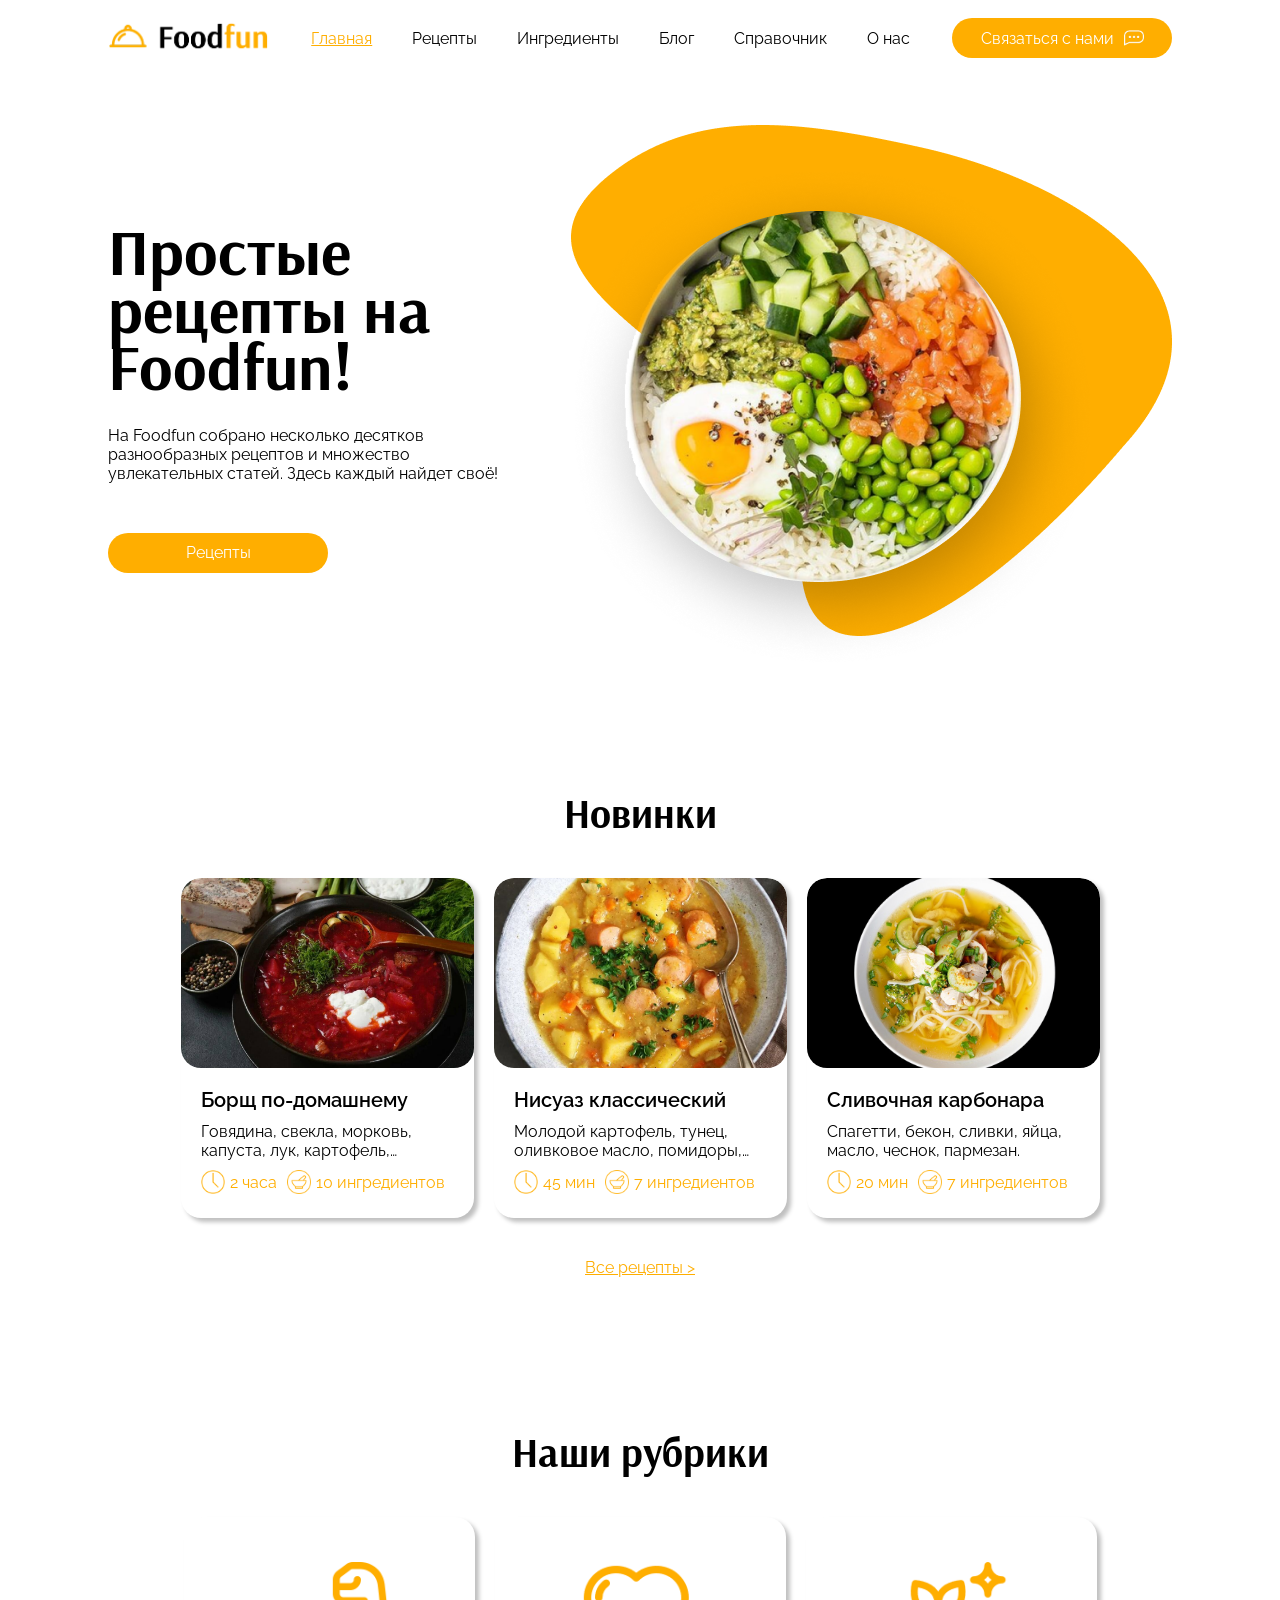
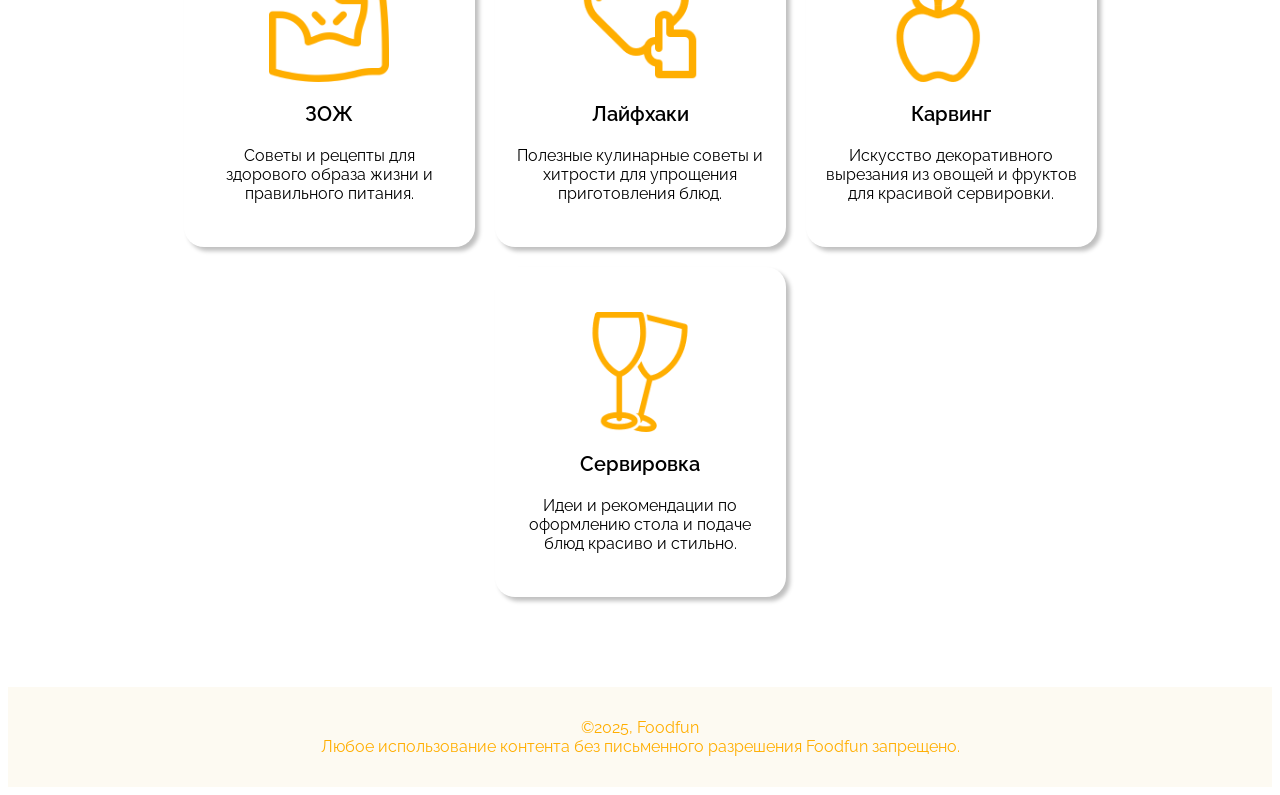
<file: index.html>
<!DOCTYPE html>
<html lang="ru">
<head>
    <meta charset="UTF-8">
    <meta name="viewport" content="width=device-width, initial-scale=1.0">
    <title>Главная: рецепты, кулинарный блог | Foodfun</title>
    <link rel="preconnect" href="https://fonts.googleapis.com">
    <link rel="preconnect" href="https://fonts.gstatic.com" crossorigin>
    <link href="https://fonts.googleapis.com/css2?family=Arsenal:ital,wght@0,400;0,700;1,400;1,700&family=Raleway:wght@100;200;300;400;500;600;700;800;900&display=swap" rel="stylesheet">
    <link rel="stylesheet" href="styles.css">
    <link rel="stylesheet" href="index.css">
</head>
<body>
    <header>
        <a href="index.html">
            <img src="img/logo.png" alt="На главную" class="logo" onerror="this.src='img/default-image.png';">
        </a>
        <nav>
            <a href="index.html" class="active">Главная</a>
            <a href="recipes.html">Рецепты</a>
            <a href="ingredients.html">Ингредиенты</a>
            <a href="blog.html">Блог</a>
            <a href="guide.html">Справочник</a>
            <a href="about_us.html">О нас</a>  
        </nav>
       <a href="contacts.html" class="contact-btn">
            Связаться с нами
            <img src="img/send.png" alt="Сообщение" class="btn-icon" onerror="this.src='img/default-image.png';">
        </a>
    </header>
    <main>
        <div class="main-info">
            <div class="container-info">
                <div class="text-info">
                    <h1>Простые рецепты на Foodfun!</h1>
                    <p class="text-normal">На Foodfun собрано несколько десятков разнообразных рецептов и множество увлекательных статей. Здесь каждый найдет своё!</p>
                </div>
                <a href="recipes.html" class="contact-btn">
                    Рецепты
                </a>
            </div>
            <img src="img/main-info.png" alt="Демонстрационное блюдо" class="main-img" onerror="this.src='img/default-image.png';">
        </div>
        <div class="new-recipes">
            <p class="text-subtitle">Новинки</p>
            <div class="container-cards">
                <a href="borsh.html" class="recipe-card">
                    <img src="img/recipe_1.jpg" alt="Борщ по-домашнему" class="recipe-img" onerror="this.src='img/default-image.png';">
                    <div class="recipe-text">
                        <p class="text-large">Борщ по-домашнему</p>
                        <p class="text-normal" title="Говядина, свекла, морковь, капуста, лук, картофель, сметана, зелень.">Говядина, свекла, морковь, капуста, лук, картофель, сметана, зелень.</p>
                        <div class="specifications">
                            <div class="icon-text">
                                <img src="img/icon-clock.png" alt="Иконка часов" class="icon" onerror="this.src='img/default-image.png';">
                                <p class="text-normal text-accent">2 часа</p>
                            </div>
                            <div class="icon-text">
                                <img src="img/icon-ingredients.png" alt="Иконка ингредиентов" class="icon" onerror="this.src='img/default-image.png';">
                                <p class="text-normal text-accent">10 ингредиентов</p>
                            </div>
                        </div>
                    </div>
                </a>
                <a href="recipe-nisuaz.html" class="recipe-card">
                    <img src="img/recipe_2.jpg" alt="Фото рецепта" class="recipe-img" onerror="this.src='img/default-image.png';">
                    <div class="recipe-text">
                        <p class="text-large">Нисуаз классический</p>
                        <p class="text-normal" title="Молодой картофель, тунец, оливковое масло, помидоры, яйца, маслины, лимон.">Молодой картофель, тунец, оливковое масло, помидоры, яйца, маслины, лимон.</p>
                        <div class="specifications">
                            <div class="icon-text">
                                <img src="img/icon-clock.png" alt="Иконка часов" class="icon" onerror="this.src='img/default-image.png';">
                                <p class="text-normal text-accent">45 мин</p>
                            </div>
                            <div class="icon-text">
                                <img src="img/icon-ingredients.png" alt="Иконка ингредиентов" class="icon" onerror="this.src='img/default-image.png';">
                                <p class="text-normal text-accent">7 ингредиентов</p>
                            </div>
                        </div>
                    </div>
                </a>
                
                <a href="recipe-carbonara.html" class="recipe-card">
                    <img src="img/recipe_3.jpg" alt="Сливочная карбонара" class="recipe-img" onerror="this.src='img/default-image.png';">
                    <div class="recipe-text">
                        <p class="text-large">Сливочная карбонара</p>
                        <p class="text-normal" title="Спагетти, бекон, сливки, яйца, масло, чеснок, пармезан.">Спагетти, бекон, сливки, яйца, масло, чеснок, пармезан.</p>
                        <div class="specifications">
                            <div class="icon-text">
                                <img src="img/icon-clock.png" alt="Иконка часов" class="icon" onerror="this.src='img/default-image.png';">
                                <p class="text-normal text-accent">20 мин</p>
                            </div>
                            <div class="icon-text">
                                <img src="img/icon-ingredients.png" alt="Иконка ингредиентов" class="icon" onerror="this.src='img/default-image.png';">
                                <p class="text-normal text-accent">7 ингредиентов</p>
                            </div>
                        </div>
                    </div>
                </a>
            </div>
          
             <a href="recipes.html" class="active">Все рецепты > </a> 
        </div>
        <div class="categories">
            <p class="text-subtitle">Наши рубрики</p>
            <div class="container-cards text-center">
               <div class="categories-card" data-category="zozh">
                  <img src="img/muscle.png" alt="ЗОЖ" onerror="this.src='default-image.png';">
                  <p class="text-large">ЗОЖ</p>
                  <p class="text-normal">Советы и рецепты для здорового образа жизни и правильного питания.</p>
                </div>
                <div class="categories-card" data-category="lifehacks">
                  <img src="img/love.png" alt="Лайфхаки">
                  <p class="text-large">Лайфхаки</p>
                  <p class="text-normal">Полезные кулинарные советы и хитрости для упрощения приготовления блюд.</p>
                </div>
                <div class="categories-card" data-category="carving">
                  <img src="img/apple.png" alt="Карвинг" onerror="this.src='default-image.png';">
                  <p class="text-large">Карвинг</p>
                  <p class="text-normal">Искусство декоративного вырезания из овощей и фруктов для красивой сервировки.</p>
                </div>
                <div class="categories-card" data-category="serving">
                  <img src="img/category-photo5.png" alt="Сервировка" onerror="this.src='default-image.png';">
                  <p class="text-large">Сервировка</p>
                  <p class="text-normal">Идеи и рекомендации по оформлению стола и подаче блюд красиво и стильно.</p>
                </div>
            </div> 
        </div>
    </main>
    <footer>
        <p>&copy;2025, Foodfun <br> Любое использование контента без письменного разрешения Foodfun запрещено.</p>  
    </footer>

    <!-- Модальные окна -->
    <div id="modal-zozh" class="modal">
        <div class="modal-content">
            <span class="close">&times;</span>
             <p class="text-subtitle text-center">ЗОЖ</p>
            <div class="modal-body">
                <img src="img/muscle.png" alt="ЗОЖ" class="modal-img">
                <div class="modal-text">
                    <p>Здоровый образ жизни - это не просто мода, а осознанный выбор. В этой рубрике мы собрали для вас:</p>
                    <ul>
                        <li>Рецепты полезных и вкусных блюд</li>
                        <li>Советы по сбалансированному питанию</li>
                        <li>Рекомендации по физической активности</li>
                        <li>Идеи для поддержания ментального здоровья</li>
                    </ul>
                    <p>Начните свой путь к здоровью вместе с нами!</p>
                </div>
            </div>
            <button class="modal-btn">Узнать больше</button>
        </div>
    </div>

    <div id="modal-lifehacks" class="modal">
        <div class="modal-content">
            <span class="close">&times;</span>
            <p class="text-subtitle text-center">Лайфхаки</p>
            <div class="modal-body">
                <img src="img/love.png" alt="Лайфхаки" class="modal-img">
                <div class="modal-text">
                    <p>Хотите готовить быстрее, эффективнее и с удовольствием? Наши лайфхаки помогут вам:</p>
                    <ul>
                        <li>Сэкономить время на приготовлении блюд</li>
                        <li>Использовать продукты максимально эффективно</li>
                        <li>Упростить процесс уборки на кухне</li>
                        <li>Сделать готовку более креативной</li>
                    </ul>
                    <p>Откройте для себя новые кулинарные хитрости!</p>
                </div>
            </div>
            <button class="modal-btn">Узнать больше</button>
        </div>
    </div>

    <div id="modal-carving" class="modal">
        <div class="modal-content">
            <span class="close">&times;</span>
            <p class="text-subtitle text-center">Карвинг</p>
            <div class="modal-body">
                <img src="img/apple.png" alt="Карвинг" class="modal-img">
                <div class="modal-text">
                    <p>Карвинг - это искусство превращения обычных овощей и фруктов в настоящие произведения искусства. В этой рубрике:</p>
                    <ul>
                        <li>Основные техники карвинга для начинающих</li>
                        <li>Идеи для праздничной сервировки</li>
                        <li>Обзоры инструментов для карвинга</li>
                        <li>Мастер-классы от профессиональных поваров</li>
                    </ul>
                    <p>Превратите свои блюда в шедевры!</p>
                </div>
            </div>
            <button class="modal-btn">Узнать больше</button>
        </div>
    </div>

    <div id="modal-serving" class="modal">
        <div class="modal-content">
            <span class="close">&times;</span>
            <p class="text-subtitle text-center">Сервировка</p>
            <div class="modal-body">
                <img src="img/category-photo5.png" alt="Сервировка" class="modal-img">
                <div class="modal-text">
                    <p>Красивая сервировка - это искусство, которое доступно каждому. Узнайте, как:</p>
                    <ul>
                        <li>Создать гармоничную композицию на столе</li>
                        <li>Подобрать правильную посуду для разных блюд</li>
                        <li>Использовать декор для создания настроения</li>
                        <li>Сервировать стол для разных поводов</li>
                    </ul>
                    <p>Сделайте каждую трапезу особенной!</p>
                </div>
            </div>
            <button class="modal-btn">Узнать больше</button>
        </div>
    </div>

    
    <script src="recipes-gallery.js"></script>
     <button class="scroll-to-top" aria-label="Прокрутить наверх">
        ↑
    </button>
</body>
</html>
</file>
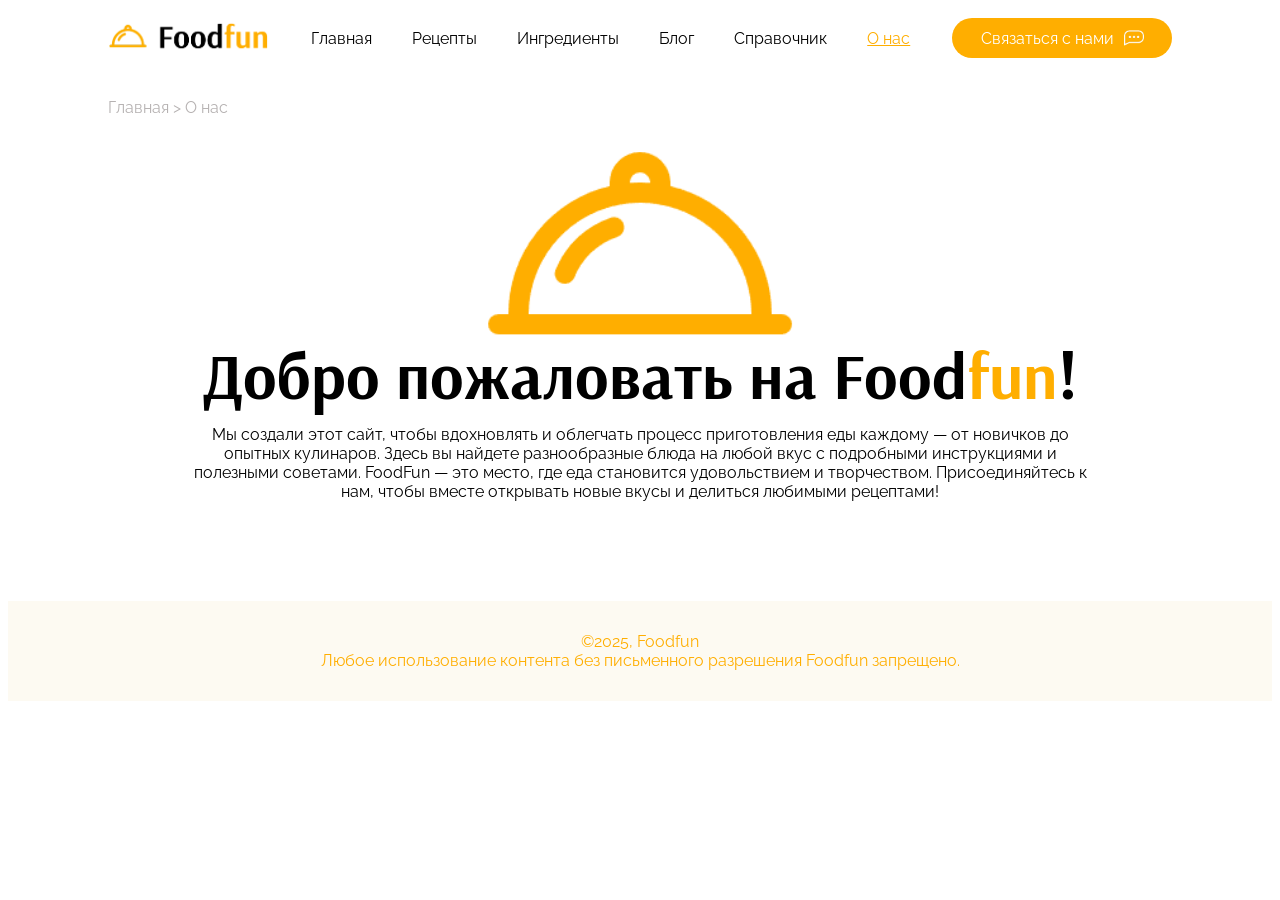
<file: about_us.html>
<!DOCTYPE html>
<html lang="ru">
<head>
    <meta charset="UTF-8">
    <meta name="viewport" content="width=device-width, initial-scale=1.0">
    <title>О нас: Сообщество кулинаров и коллекция рецептов | Foodfun</title>

    <link rel="preconnect" href="https://fonts.googleapis.com">
    <link rel="preconnect" href="https://fonts.gstatic.com" crossorigin>
    <link href="https://fonts.googleapis.com/css2?family=Arsenal:ital,wght@0,400;0,700;1,400;1,700&family=Raleway:wght@100;200;300;400;500;600;700;800;900&display=swap" rel="stylesheet">
    <link rel="stylesheet" href="styles.css">
    <link rel="stylesheet" href="about_us.css">
</head>
<body>
    <header>
        <a href="index.html">
            <img src="img/logo.png" alt="На главную" class="logo" onerror="this.src='img/default-image.png';">
        </a>
        <nav>
            <a href="index.html">Главная</a>
            <a href="recipes.html">Рецепты</a>
            <a href="ingredients.html">Ингредиенты</a>
            <a href="blog.html">Блог</a>
            <a href="guide.html">Справочник</a>
            <a href="about_us.html" class="active">О нас</a>  
        </nav>
       <a href="contacts.html" class="contact-btn">
            Связаться с нами
            <img src="img/send.png" alt="Сообщение" class="btn-icon" onerror="this.src='img/default-image.png';">
        </a>
    </header>
    <main>
       <p class="text-pseudo">Главная > О нас</p>
        
        <div class="about-container">
            <img src="img/logo-icon1.png" alt="Иконка лого" class="about-icon" onerror="this.src='img/default-image.png';">
            <h1 class="text-center">Добро пожаловать на Food<span class="text-accent">fun</span>!</h1>
            <div class="about-content">
                <p class="text-normal text-center">
                    Мы создали этот сайт, чтобы вдохновлять и облегчать процесс приготовления еды каждому — от новичков до опытных кулинаров. Здесь вы найдете разнообразные блюда на любой вкус с подробными инструкциями и полезными советами. FoodFun — это место, где еда становится удовольствием и творчеством. Присоединяйтесь к нам, чтобы вместе открывать новые вкусы и делиться любимыми рецептами!
                </p>
            </div>
        </div>
        
    </main>
    <footer>
        <p>&copy;2025, Foodfun <br> Любое использование контента без письменного разрешения Foodfun запрещено.</p>  
    </footer>
</body>
</html>
</file>
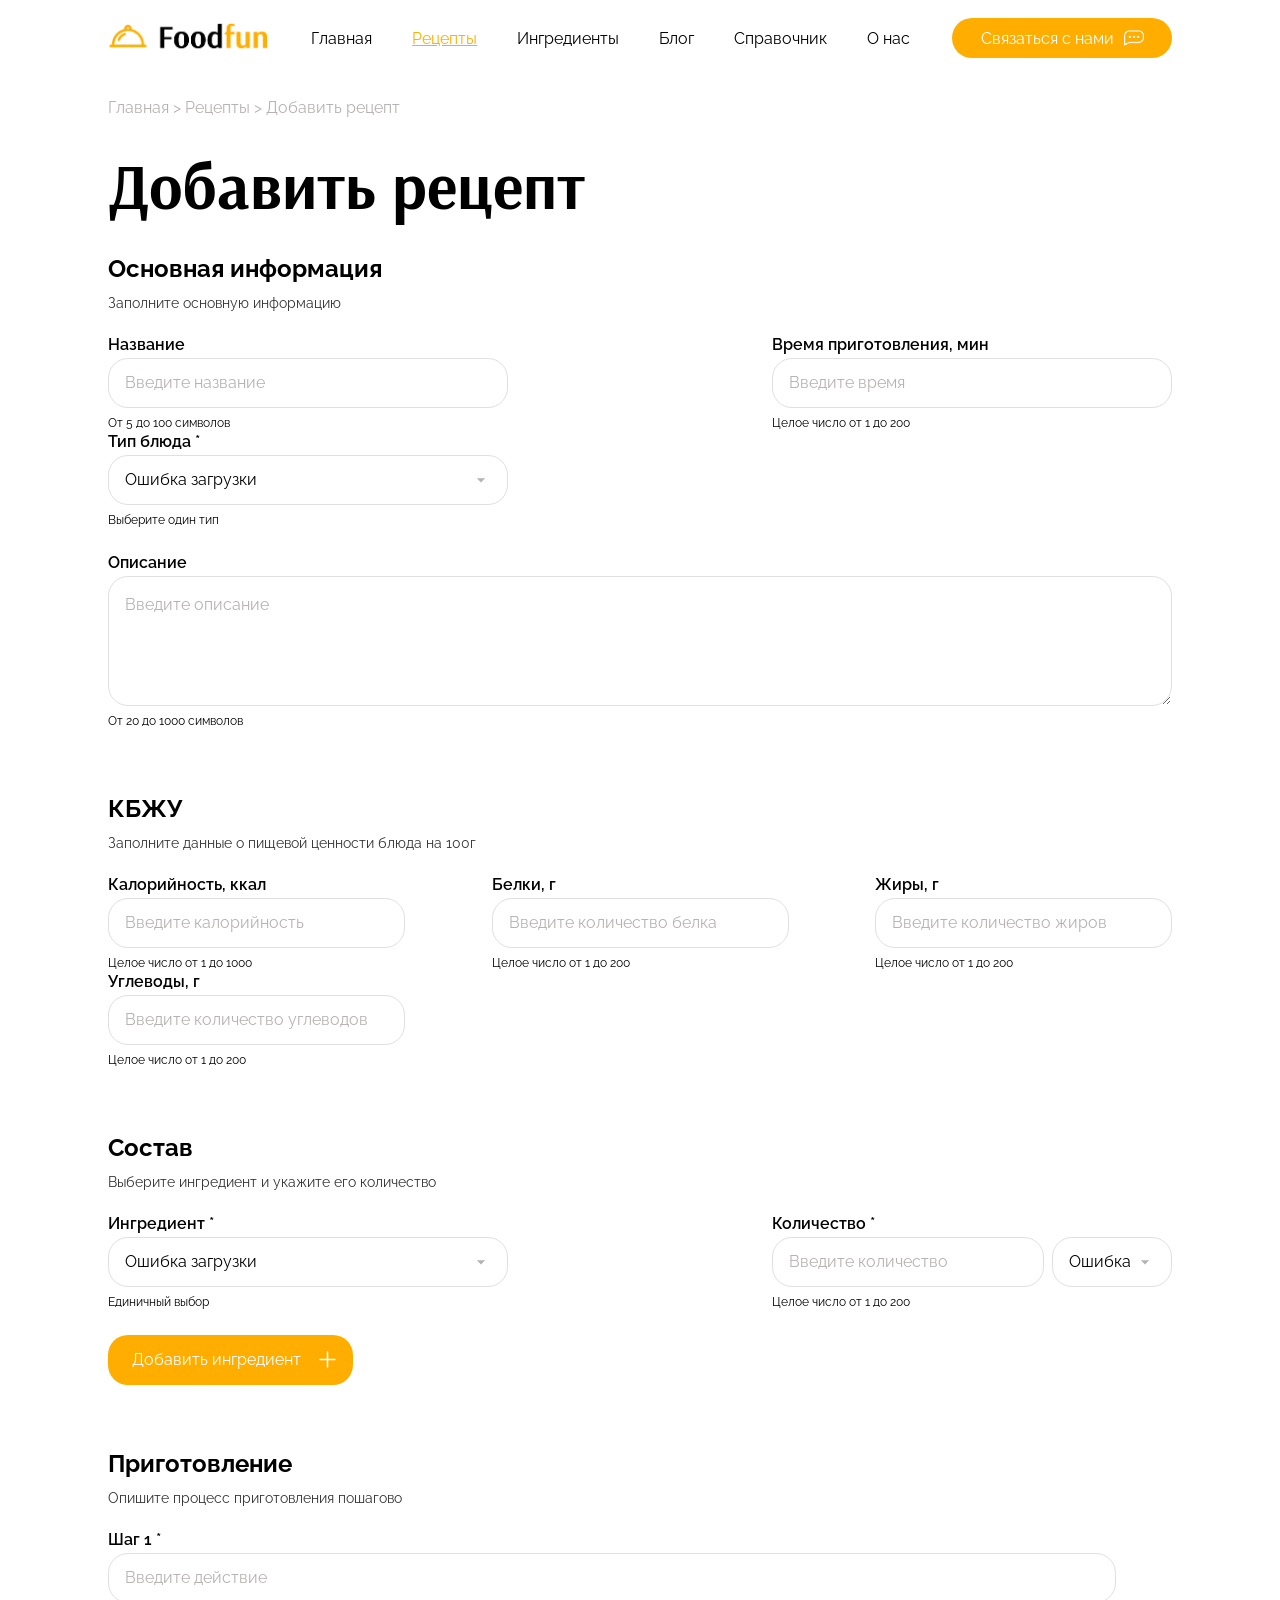
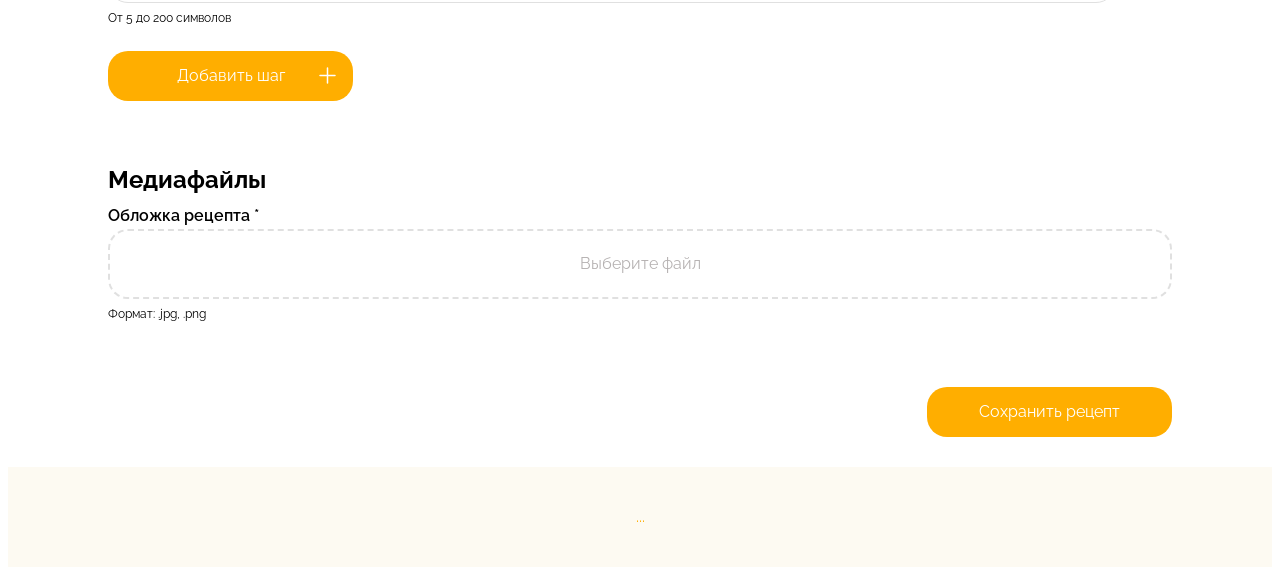
<file: add_recipe.html>
<!DOCTYPE html>
<html lang="ru">

<head>
    <meta charset="UTF-8">
    <meta name="viewport" content="width=device-width, initial-scale=1.0">
    <title>Добавить рецепт | Foodfun</title>
    <link rel="preconnect" href="https://fonts.googleapis.com">
    <link rel="preconnect" href="https://fonts.gstatic.com" crossorigin>
    <link
        href="https://fonts.googleapis.com/css2?family=Arsenal:ital,wght@0,400;0,700;1,400;1,700&family=Raleway:wght@100;200;300;400;500;600;700;800;900&display=swap"
        rel="stylesheet">
    <link rel="stylesheet" href="styles.css">
    <link rel="stylesheet" href="recipe_description.css">
    <link rel="stylesheet" href="add_recipe.css">
</head>

<body>
    <header>
        <a href="index.html">
            <img src="img/logo.png" alt="На главную" class="logo" onerror="this.src='img/default-image.png';">
        </a>
        <nav>
            <a href="index.html">Главная</a>
            <a href="recipes.html" class="active">Рецепты</a>
            <a href="ingredients.html">Ингредиенты</a>
            <a href="blog.html">Блог</a>
            <a href="guide.html">Справочник</a>
            <a href="about_us.html">О нас</a>
        </nav>
        <a href="contacts.html" class="contact-btn">
            Связаться с нами
            <img src="img/send.png" alt="Сообщение" class="btn-icon" onerror="this.src='img/default-image.png';">
        </a>
    </header>
    <main>
        <p class="text-pseudo">Главная > Рецепты > Добавить рецепт</p>
        <h1 class="text-large">Добавить рецепт</h1>

        <form id="addRecipeForm">
            <div class="form-section">
                <p class="text-large">Основная информация</p>
                <p class="text-normal">Заполните основную информацию</p>

                <div class="form-row">
                    <div class="form-field">
                        <label class="form-label">Название</label>
                        <input type="text" class="form-input" id="title" placeholder="Введите название">
                        <div class="form-hint">От 5 до 100 символов</div>
                        <div class="form-error"></div>
                    </div>
                    <div class="form-field">
                        <label class="form-label">Время приготовления, мин</label>
                        <input type="text" class="form-input" id="cookingTime" placeholder="Введите время">
                        <div class="form-hint">Целое число от 1 до 200</div>
                        <div class="form-error"></div>
                    </div>
                    <div class="form-field">
                        <label class="form-label">Тип блюда *</label>
                        <select class="form-input dish-type-select">
                            <option value="" disabled selected>Выберите тип</option>
                        </select>
                        <div class="form-hint">Выберите один тип</div>
                        <div class="form-error"></div>
                    </div>
                </div>

                <div class="form-field form-field--wide">
                    <label class="form-label">Описание</label>
                    <textarea class="form-input" id="description" placeholder="Введите описание" rows="4"></textarea>
                    <div class="form-hint">От 20 до 1000 символов</div>
                    <div class="form-error"></div>
                </div>
            </div>

            <div class="form-section">
                <p class="text-large">КБЖУ</p>
                <p class="text-normal">Заполните данные о пищевой ценности блюда на 100г</p>

                <div class="form-row">
                    <div class="form-field form-field--narrow">
                        <label class="form-label">Калорийность, ккал</label>
                        <input type="text" class="form-input" id="calories" placeholder="Введите калорийность">
                        <div class="form-hint">Целое число от 1 до 1000</div>
                        <div class="form-error"></div>
                    </div>
                    <div class="form-field form-field--narrow">
                        <label class="form-label">Белки, г</label>
                        <input type="text" class="form-input" id="protein" placeholder="Введите количество белка">
                        <div class="form-hint">Целое число от 1 до 200</div>
                        <div class="form-error"></div>
                    </div>
                    <div class="form-field form-field--narrow">
                        <label class="form-label">Жиры, г</label>
                        <input type="text" class="form-input" id="fat" placeholder="Введите количество жиров">
                        <div class="form-hint">Целое число от 1 до 200</div>
                        <div class="form-error"></div>
                    </div>
                    <div class="form-field form-field--narrow">
                        <label class="form-label">Углеводы, г</label>
                        <input type="text" class="form-input" id="carbs" placeholder="Введите количество углеводов">
                        <div class="form-hint">Целое число от 1 до 200</div>
                        <div class="form-error"></div>
                    </div>
                </div>
            </div>

            <div class="form-section">
                <p class="text-large">Состав</p>
                <p class="text-normal">Выберите ингредиент и укажите его количество</p>

                <div class="ingredients-list">
                    <div class="form-row ingredient-row">
                        <div class="form-field">
                            <label class="form-label">Ингредиент *</label>
                            <select class="form-input ingredient-select">
                                <option value="" disabled selected>Выберите ингредиент</option>
                                <option value="1">Картофель</option>
                                <option value="2">Морковь</option>
                                <option value="3">Лук</option>
                            </select>
                            <div class="form-hint">Единичный выбор</div>
                            <div class="form-error"></div>
                        </div>
                        <div class="form-field">
                            <label class="form-label">Количество *</label>
                            <div class="quantity-wrapper">
                                <input type="text" class="form-input ingredient-quantity"
                                    placeholder="Введите количество">
                                <select class="form-input unit-select">
                                    <option value="литр">литр</option>
                                    <option value="грамм">грамм</option>
                                    <option value="штука">штука</option>
                                    <option value="стакан">стакан</option>
                                </select>
                            </div>
                            <div class="form-hint">Целое число от 1 до 200</div>
                            <div class="form-error"></div>
                        </div>
                        <div class="form-field form-field--placeholder"></div>
                    </div>
                </div>
                <button type="button" class="add-ingredient-btn">Добавить ингредиент</button>
            </div>

            <div class="form-section">
                <p class="text-large">Приготовление</p>
                <p class="text-normal">Опишите процесс приготовления пошагово</p>

                <div class="steps-list">
                    <div class="step-row">
                        <div class="step-field">
                            <label class="form-label">Шаг 1 *</label>
                            <input type="text" class="form-input step-input" placeholder="Введите действие">
                            <div class="form-hint">От 5 до 200 символов</div>
                            <div class="form-error"></div>
                        </div>
                        <div class="step-placeholder"></div>
                    </div>
                </div>
                <button type="button" class="add-step-btn">Добавить шаг</button>
            </div>

            <div class="form-section">
                <p class="text-large">Медиафайлы</p>
                <div class="form-field form-field--wide media-field">
                    <label class="form-label">Обложка рецепта *</label>
                    <div class="file-upload">
                        <input type="file" id="cover" accept=".jpg,.jpeg,.png">
                        <label for="cover">Выберите файл</label>
                    </div>
                    <div class="form-hint">Формат: .jpg, .png</div>
                    <div class="form-error"></div>
                </div>
            </div>

            <button type="submit" class="submit-btn">Сохранить рецепт</button>
        </form>
    </main>
    <footer>...</footer>

    <script src="add_recipe_dynamic.js"></script>
    <script src="add_recipe_validation.js"></script>
    <script src="add_recipe_data.js"></script>
</body>

</html>
</file>
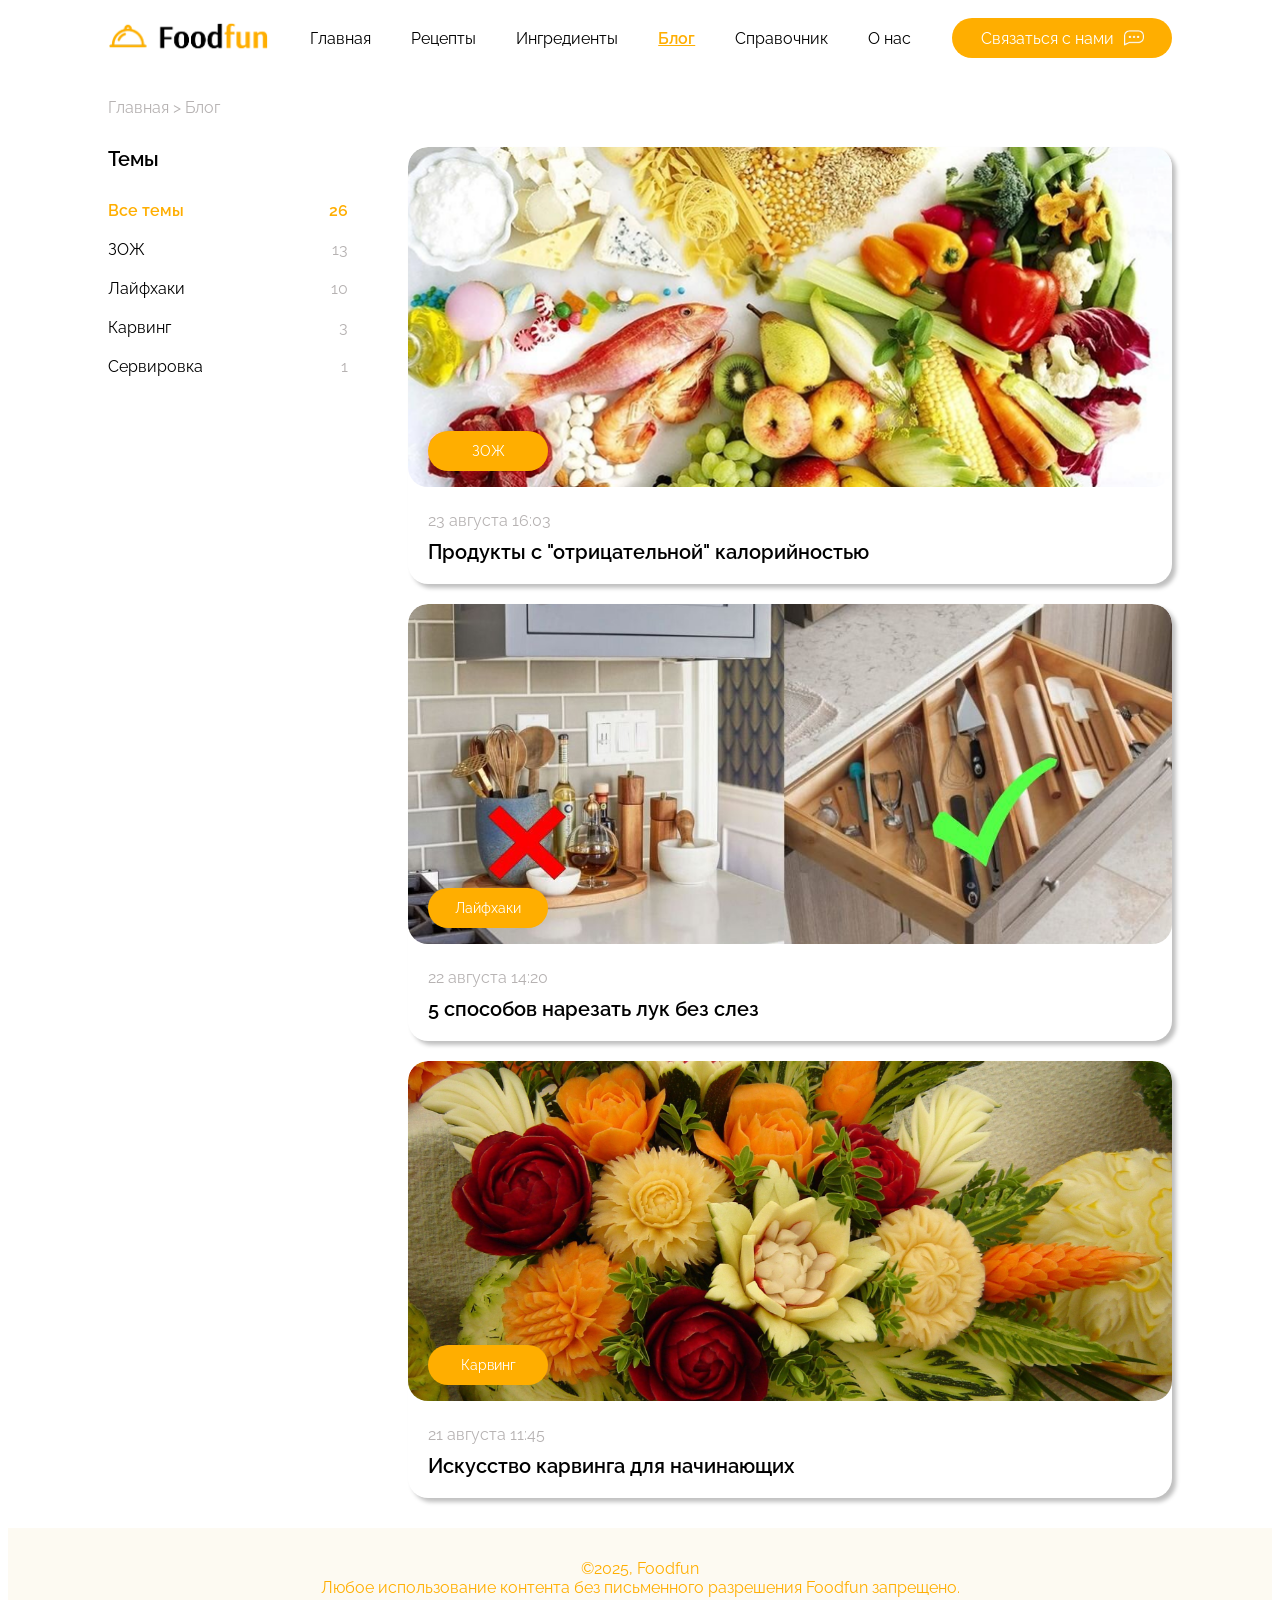
<file: blog.html>
<!DOCTYPE html>
<html lang="ru">
<head>
    <meta charset="UTF-8">
    <meta name="viewport" content="width=device-width, initial-scale=1.0">
    <title>Блог: лайфхаки, карвинг, ЗОЖ, сервировка | Foodfun</title>
    <link rel="preconnect" href="https://fonts.googleapis.com">
    <link rel="preconnect" href="https://fonts.gstatic.com" crossorigin>
    <link href="https://fonts.googleapis.com/css2?family=Arsenal:ital,wght@0,400;0,700;1,400;1,700&family=Raleway:wght@100;200;300;400;500;600;700;800;900&display=swap" rel="stylesheet">
    <link rel="stylesheet" href="styles.css">
    <link rel="stylesheet" href="blog.css">
</head>

<body>
    <header>
        <a href="index.html">
            <img src="img/logo.png" alt="На главную" class="logo" onerror="this.src='img/default-image.png';">
        </a>
        <nav>
            <a href="index.html">Главная</a>
            <a href="recipes.html">Рецепты</a>
            <a href="ingredients.html">Ингредиенты</a>
            <a href="blog.html" class="active">Блог</a>
            <a href="guide.html">Справочник</a>
            <a href="about_us.html">О нас</a>  
        </nav>
       <a href="contacts.html" class="contact-btn">
            Связаться с нами
            <img src="img/send.png" alt="Сообщение" class="btn-icon" onerror="this.src='img/default-image.png';">
        </a>
    </header>
    <main>
        <p class="text-pseudo">Главная > Блог</p>
        <div class="blog-content">
            <div class="blog-themes">
                <p class="text-large themes-title">Темы</p>
                <div class="theme-item">
                    <p class="text-normal active">Все темы</p>
                    <p class="text-pseudo active">26</p>
                </div>
                <div class="theme-item">
                    <p class="text-normal">ЗОЖ</p>
                    <p class="text-pseudo">13</p>
                </div>
                <div class="theme-item">
                    <p class="text-normal">Лайфхаки</p>
                    <p class="text-pseudo">10</p>
                </div>
                <div class="theme-item">
                    <p class="text-normal">Карвинг</p>
                    <p class="text-pseudo">3</p>
                </div>
                <div class="theme-item">
                    <p class="text-normal">Сервировка</p>
                    <p class="text-pseudo">1</p>
                </div>
            </div>
            <div class="articles-container">
                <a href="blog_article.html" class="article-card">
                    <div class="article-image-container">
                        <img src="img/product.jpg" alt="Продукты с отрицательной калорийностью" class="article-image" onerror="this.src='img/default-image.png.png'">
                        <div class="theme-badge"> 
                            <p>ЗОЖ</p>
                        </div>
                    </div>
                    <div class="article-content">
                        <p class="text-pseudo">23 августа 16:03</p>
                        <p class="text-large">Продукты с "отрицательной" калорийностью</p>
                    </div>
                </a>
                
                <a href="blog_article.html" class="article-card">
                    <div class="article-image-container">
                        <img src="img/life.jpg" alt="Лайфхак для кухни" class="article-image" onerror="this.src='img/default-image.png'">
                        <div class="theme-badge"> 
                            <p>Лайфхаки</p>
                        </div>
                    </div>
                    <div class="article-content">
                        <p class="text-pseudo">22 августа 14:20</p>
                        <p class="text-large">5 способов нарезать лук без слез</p>
                    </div>
                </a>
                
                <a href="blog_article.html" class="article-card">
                    <div class="article-image-container">
                        <img src="img/karving.jpg" alt="Карвинг" class="article-image" onerror="this.src='img/default-image.png'">
                        <div class="theme-badge"> 
                            <p>Карвинг</p>
                        </div>
                    </div>
                    <div class="article-content">
                        <p class="text-pseudo">21 августа 11:45</p>
                        <p class="text-large">Искусство карвинга для начинающих</p>
                    </div>
                </a>
            </div>
        </div>
    </main>
    <footer>
        <p>&copy;2025, Foodfun <br> Любое использование контента без письменного разрешения Foodfun запрещено.</p>  
    </footer>
</body>
</html>
</file>
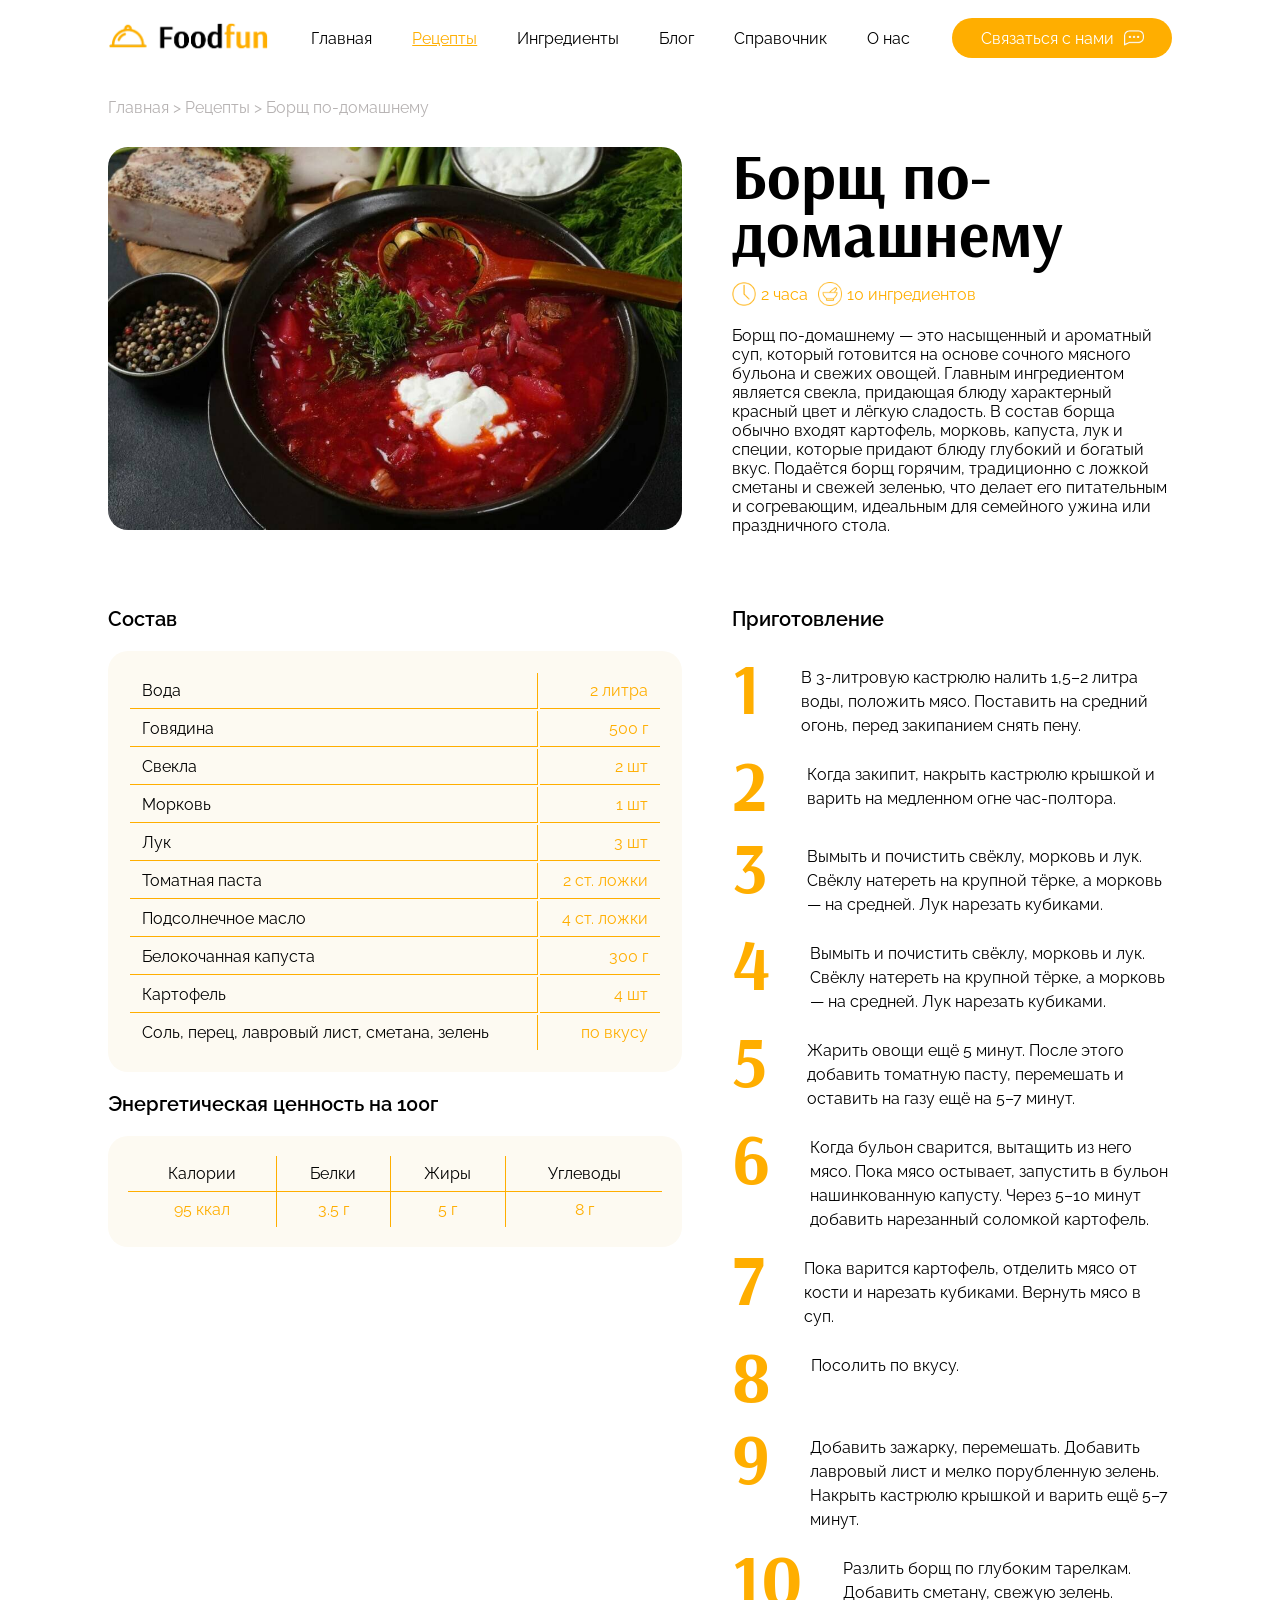
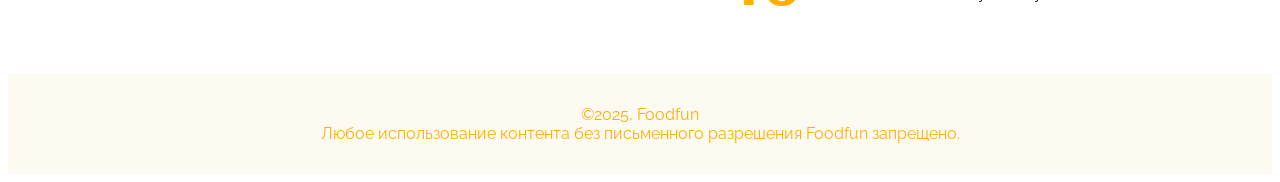
<file: borsh.html>
<!DOCTYPE html>
<html lang="ru">
<head>
    <meta charset="UTF-8">
    <meta name="viewport" content="width=device-width, initial-scale=1.0">
    <title>Борщ по-домашнему: пошаговая инструкция и калорийность | Foodfun</title>
    <link rel="preconnect" href="https://fonts.googleapis.com">
    <link rel="preconnect" href="https://fonts.gstatic.com" crossorigin>
    <link href="https://fonts.googleapis.com/css2?family=Arsenal:ital,wght@0,400;0,700;1,400;1,700&family=Raleway:wght@100;200;300;400;500;600;700;800;900&display=swap" rel="stylesheet">
    <link rel="stylesheet" href="styles.css">
    <link rel="stylesheet" href="recipe_description.css">
   
</head>
<body>
    <header>
        <a href="index.html">
            <img src="img/logo.png" alt="На главную" class="logo" onerror="this.src='img/default-image.png';">
        </a>
        <nav>
            <a href="index.html">Главная</a>
            <a href="recipes.html" class="active">Рецепты</a>
            <a href="ingredients.html">Ингредиенты</a>
            <a href="blog.html">Блог</a>
            <a href="guide.html">Справочник</a>
            <a href="about_us.html">О нас</a>  
        </nav>
       <a href="contacts.html" class="contact-btn">
            Связаться с нами
            <img src="img/send.png" alt="Сообщение" class="btn-icon" onerror="this.src='img/default-image.png';">
        </a>
    </header>
    <main>
        <p class="text-pseudo">Главная > Рецепты > Борщ по-домашнему</p>
        <div class="recipe-header">
            <img src="img/recipe_1.jpg" alt="Борщ по-домашнему" class="recipe-photo" onerror="this.src='img/default-image.png';">
            <div>
            <h1>Борщ по-домашнему</h1>
            <div class="recipe-discription">
                
                <div class="specifications">
                    <div class="icon-text">
                        <img src="img/icon-clock.png" alt="Иконка часов" class="icon" onerror="this.src='img/default-image.png';">
                        <p class="text-normal text-accent">2 часа</p>
                    </div>
                    <div class="icon-text">
                        <img src="img/icon-ingredients.png" alt="Иконка ингредиентов" class="icon" onerror="this.src='img/default-image.png';">
                        <p class="text-normal text-accent">10 ингредиентов</p>
                    </div>
                </div>
                <p class="text-normal">Борщ по-домашнему — это насыщенный и ароматный суп, который готовится на основе сочного мясного бульона и свежих овощей. Главным ингредиентом является свекла, придающая блюду характерный красный цвет и лёгкую сладость. В состав борща обычно входят картофель, морковь, капуста, лук и специи, которые придают блюду глубокий и богатый вкус. Подаётся борщ горячим, традиционно с ложкой сметаны и свежей зеленью, что делает его питательным и согревающим, идеальным для семейного ужина или праздничного стола.</p>
            </div> 
            </div> 
        </div>
        <div class="recipe-content">
        <div class="recipe-discription">
            <p class="text-large">Состав</p>
            <div class="structure">
                <table class="ingredients-table">
                    <tbody>
                        <tr>
                            <td>Вода</td>
                            <td class="amount">2 литра</td>
                        </tr>
                        <tr>
                            <td>Говядина</td>
                            <td class="amount">500 г</td>
                        </tr>
                        <tr>
                            <td>Свекла</td>
                            <td class="amount">2 шт</td>
                        </tr>
                        <tr>
                            <td>Морковь</td>
                            <td class="amount">1 шт</td>
                        </tr>
                        <tr>
                            <td>Лук</td>
                            <td class="amount">3 шт</td>
                        </tr>
                        <tr>
                            <td>Томатная паста</td>
                            <td class="amount">2 ст. ложки</td>
                        </tr>
                        <tr>
                            <td>Подсолнечное масло</td>
                            <td class="amount">4 ст. ложки</td>
                        </tr>
                        <tr>
                            <td>Белокочанная капуста</td>
                            <td class="amount">300 г</td>
                        </tr>
                        <tr>
                            <td>Картофель</td>
                            <td class="amount">4 шт</td>
                        </tr>
                        <tr>
                            <td>Соль, перец, лавровый лист, сметана, зелень</td>
                            <td class="amount">по вкусу</td>
                        </tr>

                    </tbody>
                </table>
            </div>
            <p class="text-large">Энергетическая ценность на 100г</p>
            <div class="nutrition">
                <table class="nutri-table">
                    <thead>
                        <tr>
                            <td>Калории</td>
                            <td>Белки</td>
                            <td>Жиры</td>
                            <td>Углеводы</td>
                        </tr>
                    </thead>
                    <tbody>
                        <tr>
                            <td class="amount">95 ккал</td>
                            <td class="amount">3.5 г</td>
                            <td class="amount">5 г</td>
                            <td class="amount">8 г</td>
                        </tr>
                    </tbody>
                </table>
            </div>
        </div>
        <div class="recipe-discription">
            <p class="text-large">Приготовление</p>
            <ol class="instruction">
                <li class="instruction-item">
                    <p class="text-normal">В 3-литровую кастрюлю налить 1,5–2 литра воды, положить мясо. Поставить на средний огонь, перед закипанием снять пену.</p>
                </li>
                <li class="instruction-item">
                    <p class="text-normal">Когда закипит, накрыть кастрюлю крышкой и варить на медленном огне час-полтора.</p>
                </li>
                <li class="instruction-item">
                    <p class="text-normal">Вымыть и почистить свёклу, морковь и лук. Свёклу натереть на крупной тёрке, а морковь — на средней. Лук нарезать кубиками.</p>
                </li>
                <li class="instruction-item">
                    <p class="text-normal">Вымыть и почистить свёклу, морковь и лук. Свёклу натереть на крупной тёрке, а морковь — на средней. Лук нарезать кубиками.</p>
                </li>
                <li class="instruction-item">
                    <p class="text-normal">Жарить овощи ещё 5 минут. После этого добавить томатную пасту, перемешать и оставить на газу ещё на 5–7 минут.</p>
                </li>
                <li class="instruction-item">
                    <p class="text-normal">Когда бульон сварится, вытащить из него мясо. Пока мясо остывает, запустить в бульон нашинкованную капусту. Через 5–10 минут добавить нарезанный соломкой картофель.</p>
                </li>
                <li class="instruction-item">
                    <p class="text-normal">Пока варится картофель, отделить мясо от кости и нарезать кубиками. Вернуть мясо в суп.</p>
                </li>
                <li class="instruction-item">
                    <p class="text-normal">Посолить по вкусу.</p>
                </li>
                <li class="instruction-item">
                    <p class="text-normal">Добавить зажарку, перемешать. Добавить лавровый лист и мелко порубленную зелень. Накрыть кастрюлю крышкой и варить ещё 5–7 минут.</p>
                </li>
                <li class="instruction-item">
                    <p class="text-normal">Разлить борщ по глубоким тарелкам. Добавить сметану, свежую зелень.</p>
                </li>
            </ol>
    </main>
    <footer>
        <p>&copy;2025, Foodfun <br> Любое использование контента без письменного разрешения Foodfun запрещено.</p>  
    </footer>
</body>
</html>
</file>
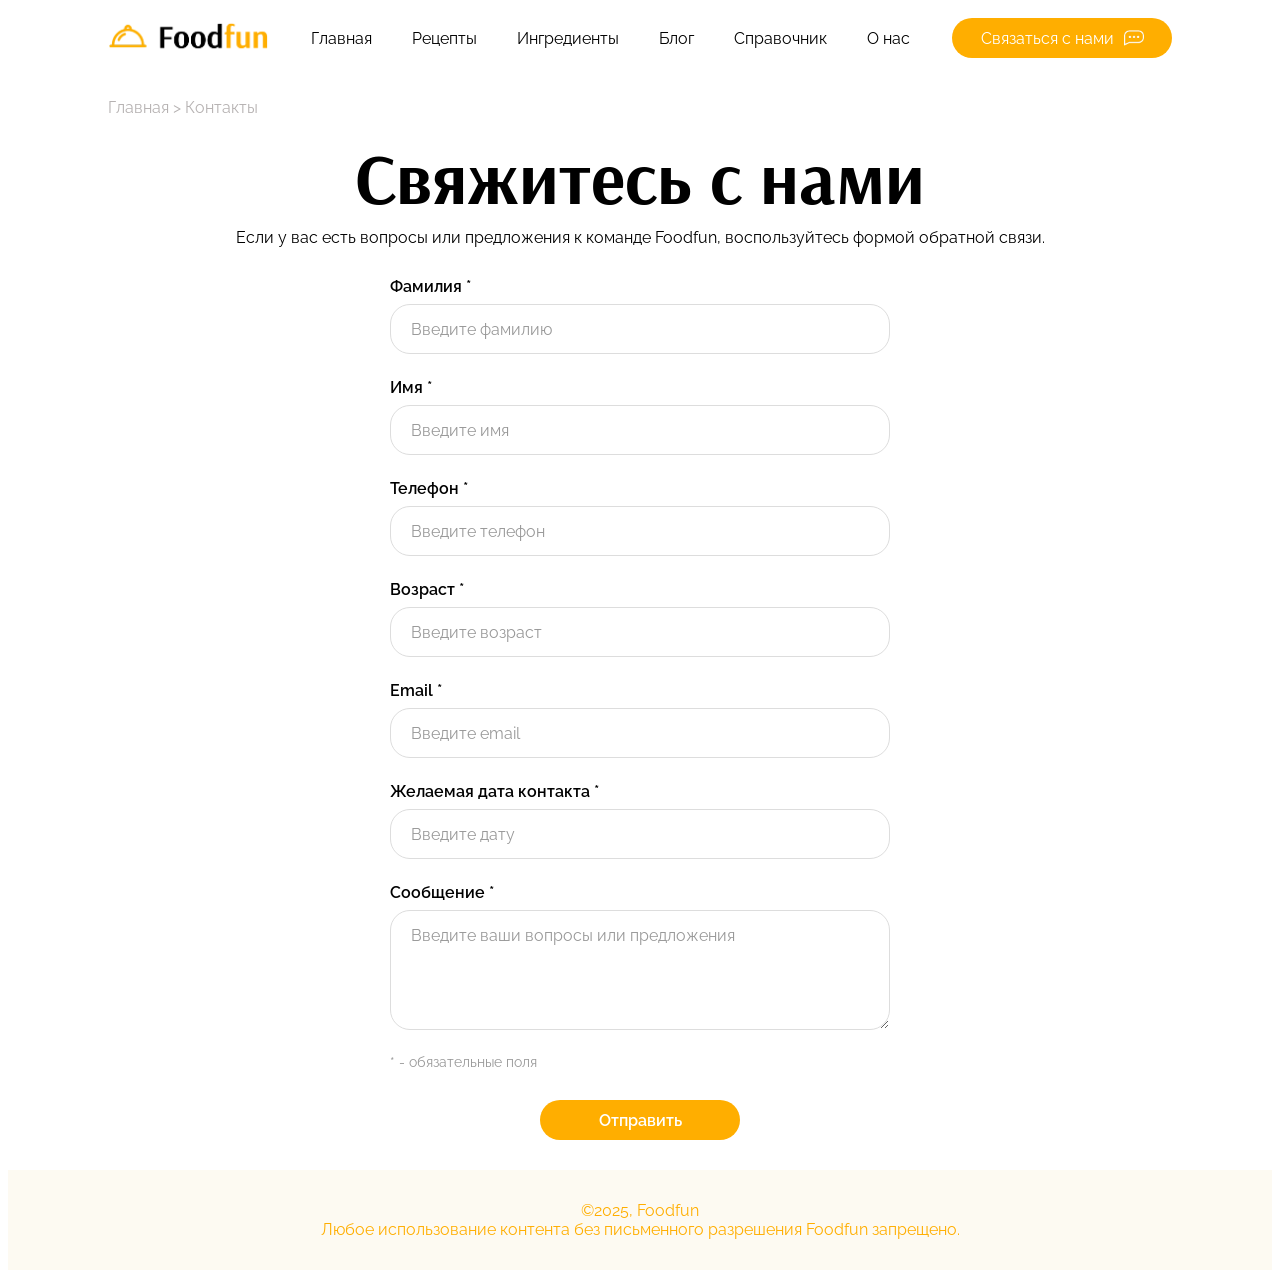
<file: contacts.html>
<!DOCTYPE html>
<html lang="ru">
<head>
    <meta charset="UTF-8">
    <meta name="viewport" content="width=device-width, initial-scale=1.0">
    <title>Контакты: обратная связь, вопросы и поддержка | Foodfun</title>
    <link rel="preconnect" href="https://fonts.googleapis.com">
    <link rel="preconnect" href="https://fonts.gstatic.com" crossorigin>
    <link href="https://fonts.googleapis.com/css2?family=Arsenal:ital,wght@0,400;0,700;1,400;1,700&family=Raleway:wght@100;200;300;400;500;600;700;800;900&display=swap" rel="stylesheet">
    <link rel="stylesheet" href="styles.css">
    <link rel="stylesheet" href="contacts.css">
</head>
<body>
    <header>
        <a href="index.html">
            <img src="img/logo.png" alt="На главную" class="logo" onerror="this.src='img/default-image.png';">
        </a>
        <nav>
            <a href="index.html">Главная</a>
            <a href="recipes.html">Рецепты</a>
            <a href="ingredients.html">Ингредиенты</a>
            <a href="blog.html">Блог</a>
            <a href="guide.html">Справочник</a>
            <a href="about_us.html">О нас</a>  
        </nav>
       <a href="contacts.html" class="contact-btn">
            Связаться с нами
            <img src="img/send.png" alt="Сообщение" class="btn-icon" onerror="this.src='img/default-image.png';">
        </a>
    </header>
    <main>
        <p class="text-pseudo">Главная > Контакты</p>
        
        <div class="contact-container">
            <p class="text-title text-center">Свяжитесь с нами</p>
            <p class="text-normal text-center">
                Если у вас есть вопросы или предложения к команде Foodfun, воспользуйтесь формой обратной связи.
            </p>
            <form class="contact-form" id="contactForm">
                <div class="form-group">
                    <label for="lastname" class="form-label">Фамилия *</label>
                    <input type="text" id="lastname" name="lastname" class="form-input" placeholder="Введите фамилию" required>
                    <div class="form-hint">Только кириллические буквы, не менее 2 символов, не более 20</div>
                    <div class="form-error"></div>
                </div>
                
                <div class="form-group">
                    <label for="firstname" class="form-label">Имя *</label>
                    <input type="text" id="firstname" name="firstname" class="form-input" placeholder="Введите имя" required>
                    <div class="form-hint">Только кириллические буквы, не менее 2 символов, не более 20</div>
                    <div class="form-error"></div>
                </div>
                
                <div class="form-group">
                    <label for="phone" class="form-label">Телефон *</label>
                    <input type="tel" id="phone" name="phone" class="form-input" placeholder="Введите телефон" required>
                    <div class="form-hint">Формат: +7 (ХХХ) ХХ-ХХ-ХХ</div>
                    <div class="form-error"></div>
                </div>
                
                <div class="form-group">
                    <label for="age" class="form-label">Возраст *</label>
                    <input type="number" id="age" name="age" class="form-input" placeholder="Введите возраст" required>
                    <div class="form-hint">От 18 до 120 лет</div>
                    <div class="form-error"></div>
                </div>
                
                <div class="form-group">
                    <label for="email" class="form-label">Email *</label>
                    <input type="email" id="email" name="email" class="form-input" placeholder="Введите email" required>
                    <div class="form-hint">Формат: example@domain.com</div>
                    <div class="form-error"></div>
                </div>
                
                <!-- Новое поле с датой в текстовом формате -->
                <div class="form-group">
                    <label for="date" class="form-label">Желаемая дата контакта *</label>
                    <input type="text" id="date" name="date" class="form-input" placeholder="Введите дату" required>
                    <div class="form-hint">Формат: ДД.ММ.ГГГГ (например, 25.12.2024).<br>Дата должна быть не ранее сегодняшней и не позднее, чем через 1 год</div>
                    <div class="form-error"></div>
                </div>
                
                <div class="form-group">
                    <label for="message" class="form-label">Сообщение *</label>
                    <textarea id="message" name="message" class="form-textarea" placeholder="Введите ваши вопросы или предложения" required></textarea>
                    <div class="form-hint">Не менее 10 символов, не более 500 символов</div>
                    <div class="form-error"></div>
                </div>
                
                <p class="form-note">* - обязательные поля</p>
                
                <button type="submit" class="submit-btn">Отправить</button>
            </form>
            <div id="errorMessages" class="error-messages"></div>
        </div>
    </main>
    <footer>
        <p>&copy;2025, Foodfun <br> Любое использование контента без письменного разрешения Foodfun запрещено.</p>  
    </footer>
    
    <script src="validation.js"></script>
</body>
</html>
</file>
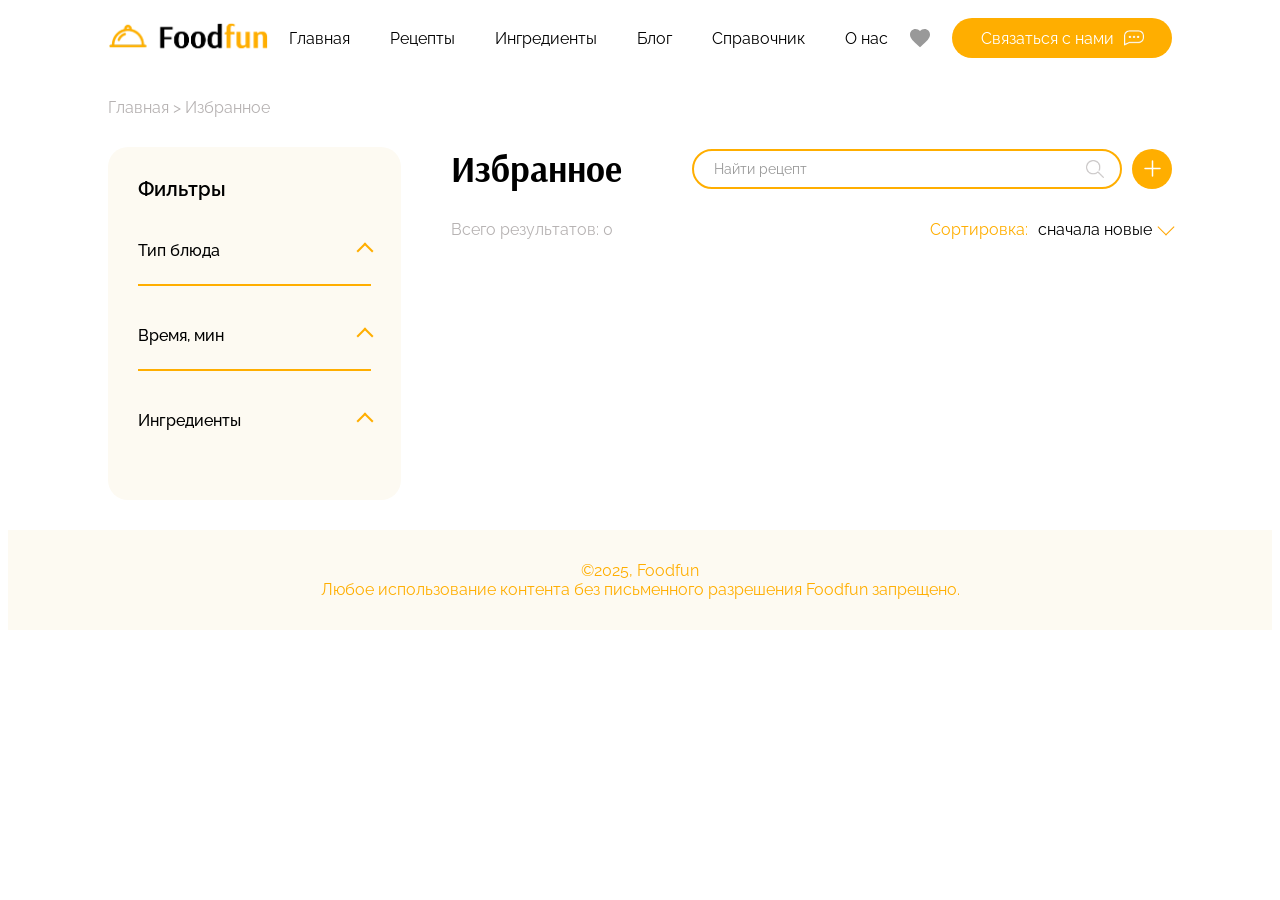
<file: favorites.html>
<!DOCTYPE html>
<html lang="ru">

<head>
    <meta charset="UTF-8">
    <meta name="viewport" content="width=device-width, initial-scale=1.0">
    <title>Избранное | Foodfun</title>
    <link rel="preconnect" href="https://fonts.googleapis.com">
    <link rel="preconnect" href="https://fonts.gstatic.com" crossorigin>
    <link
        href="https://fonts.googleapis.com/css2?family=Arsenal:ital,wght@0,400;0,700;1,400;1,700&family=Raleway:wght@100;200;300;400;500;600;700;800;900&display=swap"
        rel="stylesheet">
    <link rel="stylesheet" href="styles.css">
    <link rel="stylesheet" href="recipes.css">
</head>

<body>
    <header>
        <a href="index.html">
            <img src="img/logo.png" alt="На главную" class="logo" onerror="this.src='img/default-image.png';">
        </a>
        <nav>
            <a href="index.html">Главная</a>
            <a href="recipes.html">Рецепты</a>
            <a href="ingredients.html">Ингредиенты</a>
            <a href="blog.html">Блог</a>
            <a href="guide.html">Справочник</a>
            <a href="about_us.html">О нас</a>
        </nav>
        <div class="header-actions">
            <a href="favorites.html" class="favorites-link" title="Избранное">
                <span class="heart-icon"></span>
            </a>
            <a href="contacts.html" class="contact-btn">
                Связаться с нами
                <img src="img/send.png" alt="Сообщение" class="btn-icon" onerror="this.src='img/default-image.png';">
            </a>
        </div>
    </header>

    <main>
        <p class="text-pseudo">Главная > Избранное</p>

        <div class="content">
            <div class="block-filters">
                <p class="text-large">Фильтры</p>
                <div class="filter-group">
                    <!-- Тип блюда (динамически) -->
                    <div class="filter-item">
                        <div class="filter-header" onclick="toggleFilter(this)">
                            <p class="filter-label">Тип блюда</p>
                            <span class="filter-arrow"></span>
                        </div>
                        <div class="filter-content">
                            <div class="checkbox-group">
                                <label class="checkbox-label">Загрузка...</label>
                            </div>
                        </div>
                    </div>
                    <!-- Время, мин -->
                    <div class="filter-item">
                        <div class="filter-header" onclick="toggleFilter(this)">
                            <p class="filter-label">Время, мин</p>
                            <span class="filter-arrow"></span>
                        </div>
                        <div class="filter-content">
                            <div class="range-inputs">
                                <div class="range-item">
                                    <label>от</label>
                                    <input type="number" value="0" min="0" class="range-number">
                                </div>
                                <div class="range-item">
                                    <label>до</label>
                                    <input type="number" value="200" min="0" class="range-number">
                                </div>
                            </div>
                        </div>
                    </div>
                    <!-- Ингредиенты (динамически) -->
                    <div class="filter-item">
                        <div class="filter-header" onclick="toggleFilter(this)">
                            <p class="filter-label">Ингредиенты</p>
                            <span class="filter-arrow"></span>
                        </div>
                        <div class="filter-content">
                            <div class="checkbox-group">
                                <label class="checkbox-label">Загрузка...</label>
                            </div>
                        </div>
                    </div>
                </div>
            </div>

            <div class="catalog">
                <div class="catalog-header-row">
                    <p class="catalog-title-text">Избранное</p>
                    <div style="display: flex; align-items: center; flex-wrap: wrap; gap: 10px;">
                        <div class="search-wrapper">
                            <input type="text" class="search-input" placeholder="Найти рецепт">
                            <div class="search-icon"></div>
                            <div id="popups" class="search-suggestions"></div>
                        </div>
                        <a href="add_recipe.html" class="add-recipe-circle" title="Добавить рецепт"></a>
                    </div>
                </div>
                <div class="catalog-title">
                    <p class="text-pseudo">Всего результатов: 0</p>
                    <div class="sorting">
                        <p class="text-normal text-accent">Сортировка:</p>
                        <div class="sorting-option active">
                            <p class="sorting-text text-normal">сначала новые</p>
                        </div>
                    </div>
                </div>
            </div>
        </div>
    </main>

    <footer>
        <p>&copy;2025, Foodfun <br> Любое использование контента без письменного разрешения Foodfun запрещено.</p>
    </footer>

    <!-- Скрипт для избранного -->
    <script src="favorites.js"></script>
</body>

</html>
</file>
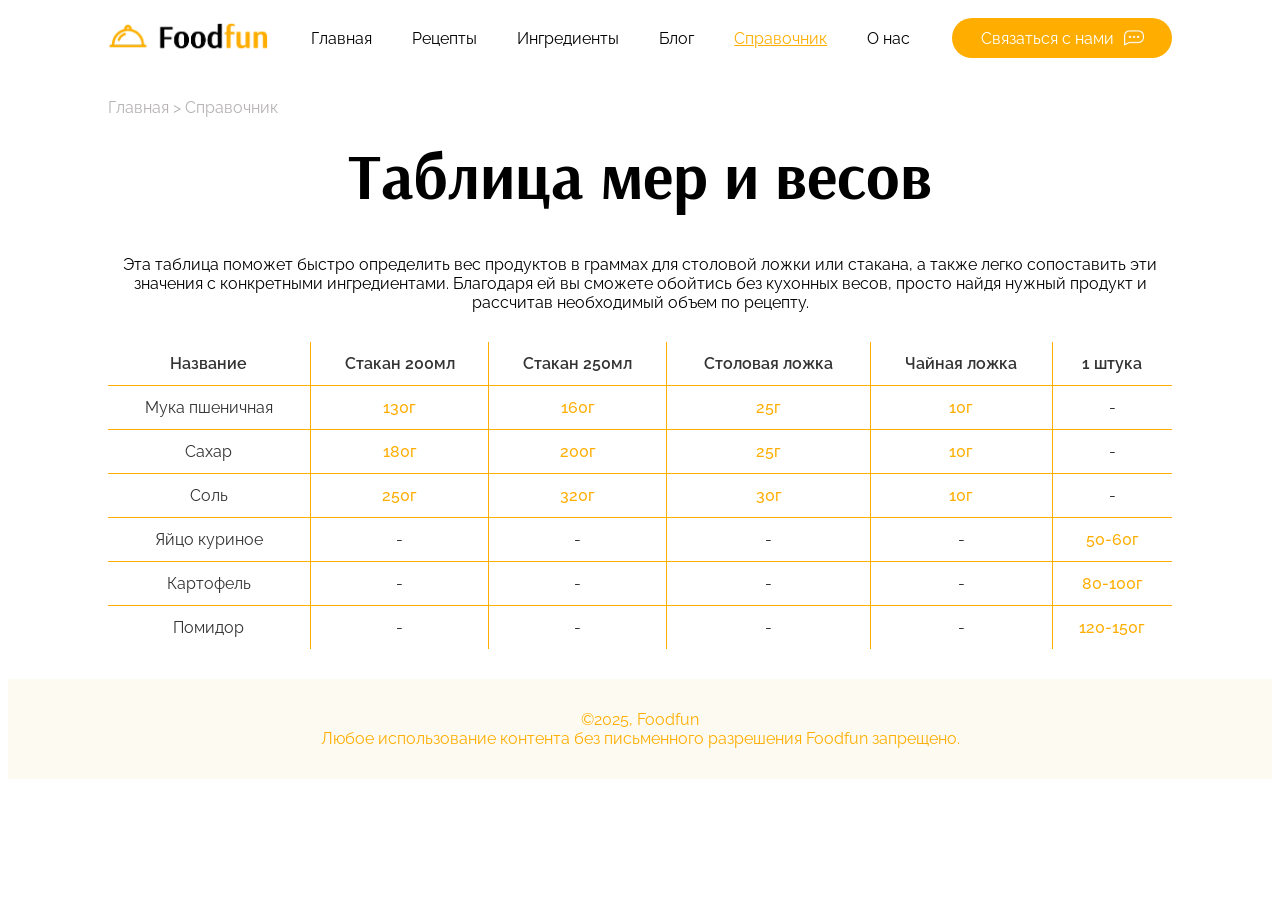
<file: guide.html>
<!DOCTYPE html>
<html lang="ru">
<head>
    <meta charset="UTF-8">
    <meta name="viewport" content="width=device-width, initial-scale=1.0">
    <title>Справочник: таблица мер и весов | Foodfun</title>
    <link rel="preconnect" href="https://fonts.googleapis.com">
    <link rel="preconnect" href="https://fonts.gstatic.com" crossorigin>
    <link href="https://fonts.googleapis.com/css2?family=Arsenal:ital,wght@0,400;0,700;1,400;1,700&family=Raleway:wght@100;200;300;400;500;600;700;800;900&display=swap" rel="stylesheet">
    <link rel="stylesheet" href="styles.css">
    <link rel="stylesheet" href="guide.css">
</head>
<body>
    <header>
        <a href="index.html">
            <img src="img/logo.png" alt="На главную" class="logo" onerror="this.src='img/default-image.png';">
        </a>
        <nav>
            <a href="index.html">Главная</a>
            <a href="recipes.html">Рецепты</a>
            <a href="ingredients.html">Ингредиенты</a>
            <a href="blog.html">Блог</a>
            <a href="guide.html" class="active">Справочник</a>
            <a href="about_us.html">О нас</a>  
        </nav>
       <a href="contacts.html" class="contact-btn">
            Связаться с нами
            <img src="img/send.png" alt="Сообщение" class="btn-icon" onerror="this.src='img/default-image.png';">
        </a>
    </header>
    <main>
        <p class="text-pseudo">Главная > Справочник</p>
        <div class="measures-container">
            <h1 class="text-center">Таблица мер и весов</h1>
            <p class="text-normal text-center">
                Эта таблица поможет быстро определить вес продуктов в граммах для столовой ложки или стакана, 
                а также легко сопоставить эти значения с конкретными ингредиентами. Благодаря ей вы сможете 
                обойтись без кухонных весов, просто найдя нужный продукт и рассчитав необходимый объем по рецепту.
            </p>
            <div class="table-container">
                <table class="measures-table">
                    <thead>
                        <tr>
                            <th>Название</th>
                            <th>Стакан 200мл</th>
                            <th>Стакан 250мл</th>
                            <th>Столовая ложка</th>
                            <th>Чайная ложка</th>
                            <th>1 штука</th>
                        </tr>
                    </thead>
                    <tbody>
                        <tr>
                            <td>Мука пшеничная</td>
                            <td class="amount">130г</td>
                            <td class="amount">160г</td>
                            <td class="amount">25г</td>
                            <td class="amount">10г</td>
                            <td>-</td>
                        </tr>
                        <tr>
                            <td>Сахар</td>
                            <td class="amount">180г</td>
                            <td class="amount">200г</td>
                            <td class="amount">25г</td>
                            <td class="amount">10г</td>
                            <td>-</td>
                        </tr>
                        <tr>
                            <td>Соль</td>
                            <td class="amount">250г</td>
                            <td class="amount">320г</td>
                            <td class="amount">30г</td>
                            <td class="amount">10г</td>
                            <td>-</td>
                        </tr>
                        <tr>
                            <td>Яйцо куриное</td>
                            <td>-</td>
                            <td>-</td>
                            <td>-</td>
                            <td>-</td>
                            <td class="amount">50-60г</td>
                        </tr>
                        <tr>
                            <td>Картофель</td>
                            <td>-</td>
                            <td>-</td>
                            <td>-</td>
                            <td>-</td>
                            <td class="amount">80-100г</td>
                        </tr>
                        <tr>
                            <td>Помидор</td>
                            <td>-</td>
                            <td>-</td>
                            <td>-</td>
                            <td>-</td>
                            <td class="amount">120-150г</td>
                        </tr>
                    </tbody>
                </table>
            </div>
        </div>
        
    </main>
    <footer>
        <p>&copy;2025, Foodfun <br> Любое использование контента без письменного разрешения Foodfun запрещено.</p>  
    </footer>
</body>
</html>
</file>
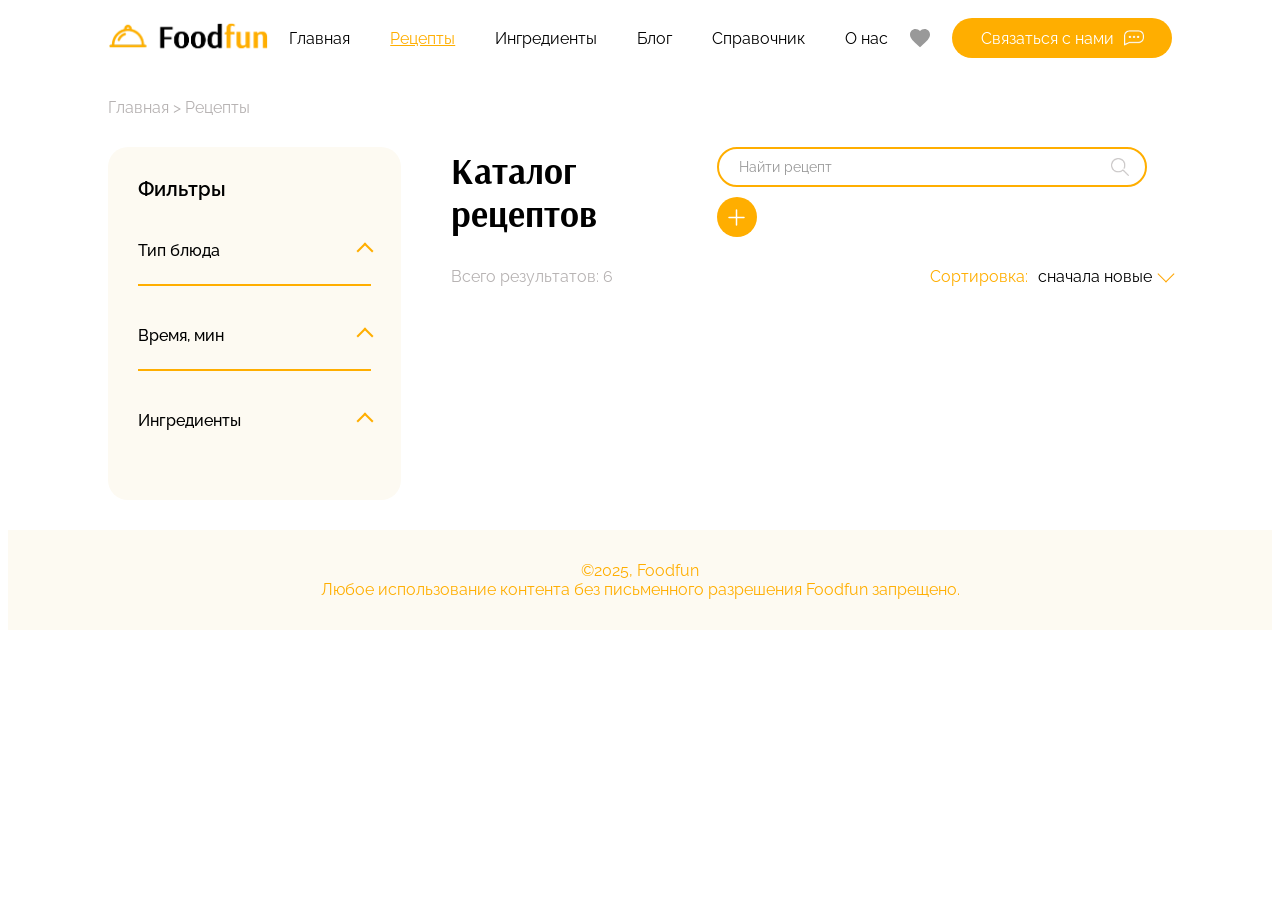
<file: recipes.html>
<!DOCTYPE html>
<html lang="ru">

<head>
    <meta charset="UTF-8">
    <meta name="viewport" content="width=device-width, initial-scale=1.0">
    <title>Каталог рецептов: пошаговые инструкции и калорийность | Foodfun</title>
    <link rel="preconnect" href="https://fonts.googleapis.com">
    <link rel="preconnect" href="https://fonts.gstatic.com" crossorigin>
    <link
        href="https://fonts.googleapis.com/css2?family=Arsenal:ital,wght@0,400;0,700;1,400;1,700&family=Raleway:wght@100;200;300;400;500;600;700;800;900&display=swap"
        rel="stylesheet">
    <link rel="stylesheet" href="styles.css">
    <link rel="stylesheet" href="recipes.css">
</head>

<body>
    <header>
        <a href="index.html">
            <img src="img/logo.png" alt="На главную" class="logo" onerror="this.src='img/default-image.png';">
        </a>
        <nav>
            <a href="index.html">Главная</a>
            <a href="recipes.html" class="active">Рецепты</a>
            <a href="ingredients.html">Ингредиенты</a>
            <a href="blog.html">Блог</a>
            <a href="guide.html">Справочник</a>
            <a href="about_us.html">О нас</a>
        </nav>
        <div class="header-actions">
            <a href="favorites.html" class="favorites-link" title="Избранное">
                <span class="heart-icon"></span>
            </a>
            <a href="contacts.html" class="contact-btn">
                Связаться с нами
                <img src="img/send.png" alt="Сообщение" class="btn-icon" onerror="this.src='img/default-image.png';">
            </a>
        </div>
    </header>

    <main>
        <p class="text-pseudo">Главная > Рецепты</p>

        <div class="content">
            <div class="block-filters">
                <p class="text-large">Фильтры</p>
                <div class="filter-group">
                    <!-- Тип блюда (динамически) -->
                    <div class="filter-item">
                        <div class="filter-header" onclick="toggleFilter(this)">
                            <p class="filter-label">Тип блюда</p>
                            <span class="filter-arrow"></span>
                        </div>
                        <div class="filter-content">
                            <div class="checkbox-group">
                                <label class="checkbox-label">Загрузка...</label>
                            </div>
                        </div>
                    </div>
                    <!-- Время, мин -->
                    <div class="filter-item">
                        <div class="filter-header" onclick="toggleFilter(this)">
                            <p class="filter-label">Время, мин</p>
                            <span class="filter-arrow"></span>
                        </div>
                        <div class="filter-content">
                            <div class="range-inputs">
                                <div class="range-item">
                                    <label>от</label>
                                    <input type="number" value="0" min="0" class="range-number">
                                </div>
                                <div class="range-item">
                                    <label>до</label>
                                    <input type="number" value="200" min="0" class="range-number">
                                </div>
                            </div>
                        </div>
                    </div>
                    <!-- Ингредиенты (динамически) -->
                    <div class="filter-item">
                        <div class="filter-header" onclick="toggleFilter(this)">
                            <p class="filter-label">Ингредиенты</p>
                            <span class="filter-arrow"></span>
                        </div>
                        <div class="filter-content">
                            <div class="checkbox-group">
                                <label class="checkbox-label">Загрузка...</label>
                            </div>
                        </div>
                    </div>
                </div>
            </div>

            <div class="catalog">
                <div class="catalog-header-row">
                    <p class="catalog-title-text">Каталог рецептов</p>
                    <div style="display: flex; align-items: center; flex-wrap: wrap; gap: 10px;">
                        <div class="search-wrapper">
                            <input type="text" class="search-input" placeholder="Найти рецепт">
                            <div class="search-icon"></div>
                            <div id="popups" class="search-suggestions"></div>
                        </div>
                        <a href="add_recipe.html" class="add-recipe-circle" title="Добавить рецепт"></a>
                    </div>
                </div>
                <div class="catalog-title">
                    <p class="text-pseudo">Всего результатов: 6</p>
                    <div class="sorting">
                        <p class="text-normal text-accent">Сортировка:</p>
                        <div class="sorting-option active">
                            <p class="sorting-text text-normal">сначала новые</p>
                        </div>
                    </div>
                </div>
            </div>
        </div>
    </main>

    <footer>
        <p>&copy;2025, Foodfun <br> Любое использование контента без письменного разрешения Foodfun запрещено.</p>
    </footer>

    <script src="recipes.js"></script>
</body>

</html>
</file>
<file: styles.css>
/*Заголовки*/
h1 {
    font-family: Arsenal, sans-serif;
    font-weight: 600;
    font-size: 64px;
    line-height: 0.9;
    margin: 0 0 20px 0;
}

h2 {
    font-family: Arsenal, sans-serif;
    font-weight: 600;
    font-size: 40px;
    line-height: 0.85;
    margin: 40px 0 20px 0;
}

h3 {
    font-family: 'Raleway', sans-serif;
    margin: 20px 0 10px 0;
    font-size: 20px;
    color: #000000;
    font-weight: 600;
}

/*Для обычного текста*/
p {
    font-family: 'Raleway', sans-serif;
    margin: 0;
}

.text-normal {
    font-size: 16px;
    color: #000000;
    font-weight: 400;
}

.text-large {
    font-size: 20px;
    color: #000000;
    font-weight: 600;
}

.text-center {
    text-align: center;
}

.text-accent {
    color: #FFAE00;
}

.text-subtitle {
    font-family: Arsenal, sans-serif;
    font-weight: 600;
    font-size: 40px;
    margin: 0;
}

.text-title {
    font-family: Arsenal, sans-serif;
    font-weight: 600;
    font-size: 72px;
    line-height: 0.85;
    margin: 0 0 20px 0;
}

.text-pseudo {
    color: #B6B2B2;
    font-family: 'Raleway', sans-serif;
    font-weight: 400;
    font-size: 16px;
}

/*Общие*/
* {
    box-sizing: border-box;
}

main {
    background: #FFF;
    color: #000;
    padding: 30px 100px;
    display: flex;
    flex-direction: column;
    gap: 30px;
}

/*Шапка*/
header {
    background: #FFF;
    color: #000;
    padding: 0px 100px;
    display: flex;
    align-items: center;
    justify-content: space-between;
    height: 60px;
}

nav {
    width: 100%;
    display: flex;
    justify-content: center;
    gap: 40px;
}

a {
    color: #000;
    text-decoration: none;
    font-family: 'Raleway', sans-serif;
    font-weight: 400;
    font-size: 16px;
}

a.active {
    color: #FFAE00;
    text-decoration: underline;
}

.logo {
    height: 40px;
}

.contact-btn {
    display: inline-flex;
    align-items: center;
    justify-content: center;
    width: 220px;
    height: 40px;
    background-color: #FFAE00;
    color: #FFF;
    border-radius: 20px;
    text-decoration: none;
    font-family: 'Raleway', sans-serif;
    font-weight: 400;
    gap: 10px;
    font-size: 16px;
    flex-shrink: 0;
}

.btn-icon {
    width: 20px;
    height: 20px;
}

/*Футер*/
footer {
    background-color: #FDFAF2;
    font-family: 'Raleway', sans-serif;
    font-weight: 400;
    font-size: 16px;
    color: #FFAE00;
    height: 100px;
    display: flex;
    justify-content: center;
    align-items: center;
    text-align: center;
    width: 100%;
    margin: 0;
    padding: 0;
    box-sizing: border-box;
}

/*Карточки рецепта*/
.container-cards {
    display: flex;
    flex-wrap: wrap;
    gap: 20px;
    justify-content: center;
}

.recipe-card {
    width: 293px;
    height: 340px;
    background-color: #FFF;
    box-shadow: 4px 4px 4px rgba(0, 0, 0, 0.25);
    border-radius: 20px;
    overflow: hidden;
    display: flex;
    flex-direction: column;
}

.recipe-img {
    width: 100%;
    height: 190px;
    object-fit: cover;
    border-radius: 20px;
}

.recipe-text {
    padding: 20px;
    box-sizing: border-box;
    width: 100%;
    display: flex;
    flex-direction: column;
    gap: 10px;
}

.recipe-text p {
    display: -webkit-box;
    -webkit-line-clamp: 2;
    -webkit-box-orient: vertical;
    overflow: hidden;
    text-overflow: ellipsis;
}

.specifications {
    display: flex;
    gap: 10px;
}

.icon-text {
    display: flex;
    align-items: center;
    gap: 5px;
    color: #FFAE00;
}

.icon {
    display: block;
    width: 24px;
    height: 24px;
}



#scrollTopBtn {
    position: fixed;
    bottom: 30px;
    right: 30px;
    display: none;
    width: 50px;
    height: 50px;
    background-color: #FFAE00;
    color: white;
    border: none;
    border-radius: 50%;
    font-size: 24px;
    cursor: pointer;
    box-shadow: 0 2px 8px rgba(0, 0, 0, 0.3);
    z-index: 1000;
    transition: opacity 0.3s ease;
}

#scrollTopBtn:hover {
    background-color: #e09b00;
}

/* Кнопка прокрутки вверх */
.scroll-to-top {
    position: fixed;
    bottom: 30px;
    right: 30px;
    background: #FFAE00;
    border: none;
    border-radius: 50%;
    width: 45px;
    height: 45px;
    display: flex;
    align-items: center;
    justify-content: center;
    color: white;
    font-size: 22px;
    font-weight: bold;
    cursor: pointer;
    transition: all 0.3s ease;
    z-index: 1000;
    box-shadow: 2px 2px 8px rgba(0, 0, 0, 0.2);

    opacity: 0;
    visibility: hidden;
}



.scroll-to-top.show {
    opacity: 1;
    visibility: visible;
}


.header-actions {
    display: flex;
    align-items: center;
    gap: 20px;
}

.favorites-link {
    display: flex;
    align-items: center;
    justify-content: center;
    text-decoration: none;
}

.heart-icon {
    display: block;
    width: 24px;
    height: 24px;
    background-image: url('data:image/svg+xml;utf8,<svg xmlns="http://www.w3.org/2000/svg" viewBox="0 0 24 24" fill="%23999"><path d="M12 21.35l-1.45-1.32C5.4 15.36 2 12.28 2 8.5 2 5.42 4.42 3 7.5 3c1.74 0 3.41.81 4.5 2.09C13.09 3.81 14.76 3 16.5 3 19.58 3 22 5.42 22 8.5c0 3.78-3.4 6.86-8.55 11.54L12 21.35z"/></svg>');
    background-size: contain;
    background-repeat: no-repeat;
    background-position: center;
    transition: background-image 0.2s;
}

.favorites-link:hover .heart-icon {
    background-image: url('data:image/svg+xml;utf8,<svg xmlns="http://www.w3.org/2000/svg" viewBox="0 0 24 24" fill="%23FFAE00"><path d="M12 21.35l-1.45-1.32C5.4 15.36 2 12.28 2 8.5 2 5.42 4.42 3 7.5 3c1.74 0 3.41.81 4.5 2.09C13.09 3.81 14.76 3 16.5 3 19.58 3 22 5.42 22 8.5c0 3.78-3.4 6.86-8.55 11.54L12 21.35z"/></svg>');
}
</file>
<file: index.css>
.main-info {
    display: flex;
    flex-direction: row;         
    justify-content: space-between;
    align-items: center;
    width: 100%;
    height: 600px;
    padding: 30px 0px;
    gap: 50px; 
}

.main-info{
    height: 600px;
}

.container-info{
    display: flex;
    flex-direction: column;
    gap: 50px;
    width: 500px;
}

.text-info {
    display: flex;
    flex-direction: column;
    gap: 10px;
}

.new-recipes, .categories{
    display: flex;
    flex-direction: column;      
    align-items: center;        
    width: 100%;
    gap: 40px;                  
    padding: 60px 0px;
}

.categories-card {
  width: 291px;
  height: 330px;
  background-color: #FFF;
  box-shadow: 4px 4px 4px rgba(0, 0, 0, 0.25);
  border-radius: 20px;
  overflow: hidden;
  display: flex;
  flex-direction: column;  
  align-items: center;     
  justify-content: center; 
  gap: 20px;   
  padding: 20px;        
  cursor: pointer;
  transition: transform 0.3s, box-shadow 0.3s;
}

.categories-card:hover {
  transform: translateY(-5px);
  box-shadow: 6px 6px 10px rgba(0, 0, 0, 0.3);
}

.categories-card img {
  width: 120px;
  height: 120px;
}

/* Стили для модальных окон */
.modal {
  display: none;
  position: fixed;
  z-index: 1000;
  left: 0;
  top: 0;
  width: 100%;
  height: 100%;
  background-color: rgba(0, 0, 0, 0.5);
  animation: fadeIn 0.3s;
  overflow-y: auto;
  padding: 20px 0;
}

@keyframes fadeIn {
  from { opacity: 0; }
  to { opacity: 1; }
}

.modal-content {
  background-color: #fefefe;
  margin: 50px auto;
  padding: 30px;
  border-radius: 15px;
  width: 700px; 
  height: 400px;   position: relative;
  animation: slideIn 0.3s;
  box-shadow: 0 5px 15px rgba(0, 0, 0, 0.3);
  display: flex;
  flex-direction: column;
}

@keyframes slideIn {
  from { transform: translateY(-50px); opacity: 0; }
  to { transform: translateY(0); opacity: 1; }
}

.close {
  color: #aaa;
  float: right;
  font-size: 28px;
  font-weight: bold;
  cursor: pointer;
  position: absolute;
  top: 15px;
  right: 20px;
  z-index: 10;
  line-height: 1;
}

.close:hover,
.close:focus {
  color: #e74c3c;
}



.modal-body {
  display: flex;
  gap: 70px;
  margin-top: 35px;
  margin-bottom: 35px;
  flex: 1;
  font-size: 14px;
}

.modal-img {
  width: 150px;
  height: 150px;
  object-fit: contain;
  flex-shrink: 0;
}

.modal-text {
  flex: 1;
  font-size: 14px;
}

.modal-text ul {
  margin: 15px 0;
  padding-left: 20px;
  font-size: 14px;
}

.modal-text li {
  margin-bottom: 8px;
  font-family: 'Raleway', sans-serif;
  font-size: 14px;
}

.modal-btn {
  background-color: #FFAE00;
  color: white;
  border: none;
  padding: 12px 25px;
  border-radius: 25px;
  cursor: pointer;
  font-size: 16px;
  font-family: 'Raleway', sans-serif;
    font-weight: 400;
  display: block;
  margin: 0 auto;
  transition: background-color 0.3s;
  flex-shrink: 0;
}
</file>
<file: about_us.css>
.about-container {
    width: 100%;
    max-width: 900px;
    margin: 0 auto;
    padding-bottom: 70px; 
    display: flex;
    flex-direction: column;
    align-items: center;
}

.about-icon {
    height: 200px;
    width: auto;
}
</file>
<file: recipe_description.css>
.recipe-header {
    display: flex;
    width: 100%;           
    gap: 50px;
    align-items: flex-start;
    height: auto;
    min-height: 400px;
}

.recipe-photo {
    width: 574px;         
    height: auto;
    max-height: 400px;
    border-radius: 20px;
    object-fit: cover;
}

.recipe-discription{
    display: flex;
    flex-direction: column; 
    gap: 20px; 
}

.recipe-content {
    display: flex;
    gap: 50px;
    width: 100%;
    padding: 30px 0px;
}

/* таблица ингредиентов */
.ingredients-table {
    border-radius: 20px;
    background-color: #FDFAF2;
    padding: 20px;
    box-sizing: border-box;
    width: 574px;
}

.ingredients-table td {
    font-family: 'Raleway', sans-serif;
    font-weight: 400;
    font-size: 16px;
    margin: 0;
    padding: 8px 12px;
}

.ingredients-table tbody tr:not(:last-child) td {
    border-bottom: 1px solid #FFAE00;
}

.ingredients-table tbody tr td:not(:last-child) {
    border-right: 1px solid #FFAE00;
}

.ingredients-table td.amount {
    color: #FFAE00;
    text-align: right;
}

.instruction {
    list-style: none;
    counter-reset: instruction-counter;
    padding: 0;
    margin: 0;
    display: flex;
    flex-direction: column;
    gap: 10px;
}

.instruction-item {
    display: flex;
    width: 100%;           
    gap: 40px;
    align-items: flex-start;
    counter-increment: instruction-counter;
}

.instruction-item::before {
    content: counter(instruction-counter);
    font-family: Arsenal, sans-serif;
    font-weight: bold;
    font-size: 72px;
    margin: 0; 
    color: #FFAE00;
    line-height: 1;
}

.instruction-item p {
    margin: 0;
    line-height: 1.5;
    padding-top: 15px;
}

/* таблица КБЖУ */
.nutrition {
    border-radius: 20px;
    background-color: #FDFAF2;
    padding: 20px;
    box-sizing: border-box;
    width: 574px;
}

.nutri-table {
    width: 100%;
    border-collapse: collapse;
}

.nutri-table td {
    font-family: 'Raleway', sans-serif;
    font-weight: 400;
    font-size: 16px;
    margin: 0;
    padding: 8px 12px;
    border-bottom: 1px solid #FFAE00;
    border-right: 1px solid #FFAE00;
    text-align: center;
}

.nutri-table tbody tr:last-child td {
    border-bottom: none;
}

.nutri-table td:last-child {
    border-right: none;
}

.nutri-table tbody td.amount {
    color: #FFAE00;
}
</file>
<file: add_recipe.css>
.form-section {
    margin-bottom: 64px;
}

.form-field {
    display: flex;
    flex-direction: column;
    width: 400px;
    margin-bottom: 20px;
}

.form-label {
    font-family: 'Raleway', sans-serif;
    font-weight: 600;
    font-size: 16px;
    color: #000000;
    margin-bottom: 4px;
}

h1.text-large {
    font-size: 64px;
    line-height: 1.2;
    margin-top: 0;
    margin-bottom: 0;
}

.form-input {
    width: 100%;
    height: 50px;
    border-radius: 20px;
    border: 1px solid #E0E0E0;
    padding: 0 16px;
    font-family: 'Raleway', sans-serif;
    font-weight: 400;
    font-size: 16px;
    color: #000000;
    box-sizing: border-box;
    background-color: #FFFFFF;
    transition: border-color 0.2s;
}

.form-input:focus {
    outline: none;
    border-color: #FFAE00;
}

.form-input::placeholder {
    color: #B6B2B2;
    font-family: 'Raleway', sans-serif;
    font-weight: 400;
    font-size: 16px;
    opacity: 1;
}

textarea.form-input {
    height: auto;
    min-height: 120px;
    padding: 16px;
    resize: vertical;
    line-height: 1.5;
}

.form-hint {
    font-family: 'Raleway', sans-serif;
    font-weight: 400;
    font-size: 12px;
    color: #000000;
    margin-top: 6px;
}

.submit-btn {
    display: block;
    width: 245px;
    height: 50px;
    background-color: #FFAE00;
    color: #FFFFFF;
    font-family: 'Raleway', sans-serif;
    font-weight: 400;
    font-size: 16px;
    border: none;
    border-radius: 20px;
    cursor: pointer;
    transition: background-color 0.2s;
    margin-top: 16px;
    margin-left: auto;
    margin-right: 0;
    text-decoration: none;
    line-height: 50px;
    text-align: center;
    padding: 0;
}

.submit-btn:hover {
    background-color: #e69c00;
}

.form-row {
    display: flex;
    justify-content: space-between;
    margin-bottom: 24px;
    flex-wrap: wrap;
}

.form-row .form-field {
    margin-bottom: 0;
}

.form-field--wide {
    width: 100%;
}

.form-field--narrow {
    width: 297px;
}

.text-large {
    font-size: 24px;
    font-weight: bold;
    margin-bottom: 12px;
    color: #000000;
}

.text-normal {
    font-size: 14px;
    margin-bottom: 24px;
    color: #333;
}

/* ===== Состав ===== */
.ingredients-list {
    margin-bottom: 16px;
}

.ingredient-row {
    margin-bottom: 24px;
}

.quantity-wrapper {
    display: flex;
    gap: 8px;
    width: 100%;
}

.quantity-wrapper input {
    flex: 1;
    min-width: 0;
}

.quantity-wrapper .unit-select {
    width: 120px;
    flex-shrink: 0;
}

.form-field--placeholder {
    width: 400px;
    height: 0;
    margin: 0;
    padding: 0;
    visibility: hidden;
    pointer-events: none;
    border: none;
}

/* ===== Кастомный select ===== */
select.form-input {
    appearance: none;
    -webkit-appearance: none;
    -moz-appearance: none;
    background-image: url("data:image/svg+xml;charset=UTF-8,%3csvg xmlns='http://www.w3.org/2000/svg' viewBox='0 0 24 24' fill='%23B6B2B2'%3e%3cpath d='M7 10l5 5 5-5z'/%3e%3c/svg%3e");
    background-repeat: no-repeat;
    background-position: right 16px center;
    background-size: 20px;
    padding-right: 40px;
    color: #000;
}

select.form-input[required]:invalid {
    color: #B6B2B2;
}

select.form-input option[value=""][disabled] {
    display: none;
}

select.form-input option:not([value=""]) {
    color: #000;
}

/* ===== Кнопки добавления ===== */
.add-ingredient-btn {
    display: block;
    width: 245px;
    height: 50px;
    background-color: #FFAE00;
    color: #FFFFFF;
    font-family: 'Raleway', sans-serif;
    font-weight: 400;
    font-size: 16px;
    border: none;
    border-radius: 20px;
    cursor: pointer;
    transition: background-color 0.2s;
    margin-bottom: 32px;
    line-height: 50px;
    padding: 0 45px 0 16px;
    text-align: center;
    box-sizing: border-box;
    background-image: url("data:image/svg+xml,%3Csvg xmlns='http://www.w3.org/2000/svg' width='19' height='19' viewBox='0 0 19 19'%3E%3Cline x1='2' y1='9.5' x2='17' y2='9.5' stroke='white' stroke-width='1.5' stroke-linecap='round'/%3E%3Cline x1='9.5' y1='2' x2='9.5' y2='17' stroke='white' stroke-width='1.5' stroke-linecap='round'/%3E%3C/svg%3E");
    background-repeat: no-repeat;
    background-position: right 16px center;
    background-size: 19px 19px;
}

.add-ingredient-btn:hover {
    background-color: #e69c00;
}

.remove-btn {
    width: 19px;
    height: 50px;
    background-color: transparent;
    border: none;
    cursor: pointer;
    background-image: url("data:image/svg+xml,%3Csvg xmlns='http://www.w3.org/2000/svg' width='19' height='19' viewBox='0 0 19 19'%3E%3Cline x1='2' y1='2' x2='17' y2='17' stroke='%23FFAE00' stroke-width='2' stroke-linecap='round'/%3E%3Cline x1='17' y1='2' x2='2' y2='17' stroke='%23FFAE00' stroke-width='2' stroke-linecap='round'/%3E%3C/svg%3E");
    background-repeat: no-repeat;
    background-position: left center;
    background-size: 19px 19px;
    flex-shrink: 0;
    padding: 0;
    text-align: center;
}

.form-field--remove {
    width: 400px;
    height: 50px;
    justify-content: flex-start;
    margin-top: 20px;
}

.form-field--remove .remove-btn {
    margin-left: 0;
}

/* ===== Приготовление ===== */
.steps-list {
    margin-bottom: 16px;
}

.step-row {
    display: flex;
    gap: 16px;
    margin-bottom: 24px;
    align-items: flex-start;
}

.step-field {
    flex: 1;
    display: flex;
    flex-direction: column;
}

.step-field .form-input {
    width: 100%;
    height: 50px;
}

.step-remove-container {
    width: 40px;
    height: 50px;
    display: flex;
    align-items: center;
    justify-content: center;
    flex-shrink: 0;
}

.step-remove-btn {
    width: 19px;
    height: 19px;
    background-color: transparent;
    border: none;
    cursor: pointer;
    background-image: url("data:image/svg+xml,%3Csvg xmlns='http://www.w3.org/2000/svg' width='19' height='19' viewBox='0 0 19 19'%3E%3Cline x1='2' y1='2' x2='17' y2='17' stroke='%23FFAE00' stroke-width='2' stroke-linecap='round'/%3E%3Cline x1='17' y1='2' x2='2' y2='17' stroke='%23FFAE00' stroke-width='2' stroke-linecap='round'/%3E%3C/svg%3E");
    background-repeat: no-repeat;
    background-position: center;
    background-size: contain;
    flex-shrink: 0;
    padding: 0;
    margin-top: 45px;
    text-align: center;
}

.step-remove-btn:hover {
    opacity: 0.7;
}

.step-placeholder {
    width: 40px;
    height: 50px;
    visibility: hidden;
    flex-shrink: 0;
}

.add-step-btn {
    display: block;
    width: 245px;
    height: 50px;
    background-color: #FFAE00;
    color: #FFFFFF;
    font-family: 'Raleway', sans-serif;
    font-weight: 400;
    font-size: 16px;
    border: none;
    border-radius: 20px;
    cursor: pointer;
    transition: background-color 0.2s;
    margin-bottom: 32px;
    line-height: 50px;
    padding: 0 45px;
    text-align: center;
    box-sizing: border-box;
    background-image: url("data:image/svg+xml,%3Csvg xmlns='http://www.w3.org/2000/svg' width='19' height='19' viewBox='0 0 19 19'%3E%3Cline x1='2' y1='9.5' x2='17' y2='9.5' stroke='white' stroke-width='1.5' stroke-linecap='round'/%3E%3Cline x1='9.5' y1='2' x2='9.5' y2='17' stroke='white' stroke-width='1.5' stroke-linecap='round'/%3E%3C/svg%3E");
    background-repeat: no-repeat;
    background-position: right 16px center;
    background-size: 19px 19px;
}

.add-step-btn:hover {
    background-color: #e69c00;
}

/* ===== Медиафайлы ===== */
.media-field {
    margin-bottom: 32px;
}

.file-upload {
    height: 70px;
    width: 100%;
    border: 2px dashed #E0E0E0;
    border-radius: 20px;
    overflow: hidden;
    position: relative;
    background-color: #FFFFFF;
    box-sizing: border-box;
}

.file-upload input[type="file"] {
    position: absolute;
    left: -9999px;
    opacity: 0;
    width: 0;
    height: 0;
}

.file-upload label {
    display: flex;
    align-items: center;
    justify-content: center;
    height: 100%;
    width: 100%;
    font-family: 'Raleway', sans-serif;
    font-weight: 400;
    font-size: 16px;
    color: #B6B2B2;
    background-color: #FFFFFF;
    cursor: pointer;
    box-sizing: border-box;
    border-radius: 20px;
    transition: border-color 0.2s;
}

.file-upload label:hover {
    border-color: #FFAE00;
}

.file-upload input[type="file"]:focus+label {
    outline: 2px solid #FFAE00;
    outline-offset: 2px;
}

/* ===== Ошибки ===== */
.form-error {
    font-family: 'Raleway', sans-serif;
    font-weight: 400;
    font-size: 12px;
    color: #ff4444;
    margin-top: 4px;
    display: none;
}

.form-error.visible {
    display: block;
}

.form-input.error {
    border-color: #ff4444 !important;
}

.form-input.error:focus {
    border-color: #ff4444 !important;
}

select.form-input.error {
    border-color: #ff4444 !important;
}

.form-hint,
.form-error {
    font-size: 12px;
    line-height: 1.5;
    margin-top: 6px;
    margin-bottom: 0;
    min-height: calc(1.5 * 12px);
}
</file>
<file: blog.css>
.blog-content {
    display: flex;
    gap: 60px;
    width: 100%;
    align-items: flex-start;
}

.blog-themes {
    width: 240px;
    margin: 0px 0px;
    padding: 0;
    flex-shrink: 0;
    margin-left: 0;
}

.theme-item {
    display: flex;
    justify-content: space-between;
    align-items: center;
    width: 100%;
   padding: 10px 0px;
}

.active{
    color: #FFAE00;
    font-weight: 600;
}

.theme-item:hover {
    background-color: #FDFAF2; 
}
.themes-title {
    margin-bottom: 20px;
}

/* Карточка статьи */
.articles-container {
    flex: 1;
    display: flex;
    flex-direction: column;
    gap: 20px;
}

.article-card {
    background-color: #ffffff;
    border-radius: 20px;
    box-shadow: 4px 4px 4px rgba(0, 0, 0, 0.25);
    overflow: hidden;
    display: flex;
    flex-direction: column;
}

.article-image-container {
    position: relative;
}

.article-image {
    width: 100%;
    height: 340px;
    object-fit: cover;
    border-radius: 20px;
}

.theme-badge {
    position: absolute;
    bottom: 20px;
    left: 20px;
    width: 120px;
    height: 40px;
    background-color: #FFAE00;
    border-radius: 20px;
    display: flex;
    align-items: center;
    justify-content: center;
    font-family: 'Raleway', sans-serif;
    font-size: 14px;
    font-weight: 400;
    color: #fff;
}

.article-content {
    padding: 20px;
    display: flex;
    flex-direction: column;
    gap: 10px;
}
</file>
<file: contacts.css>
.contact-container {
    width: 100%;
    margin: 0 auto;
    display: flex;
    flex-direction: column;
    align-items: center;
}

.contact-form {
    width: 100%;
    display: flex;
    flex-direction: column;
    align-items: center; 
    margin-top: 30px;
}

.form-group {
    position: relative;
    margin-bottom: 0;
    width: 500px;
    display: flex;
    flex-direction: column;
}

.form-label {
    font-family: 'Raleway', sans-serif;
    font-size: 16px;
    font-weight: 600;
    color: #000;
    display: block;
    margin-bottom: 8px;
}

.form-input {
    width: 500px;
    height: 50px;
    border: 1px solid #ddd;
    border-radius: 20px;
    padding: 0 20px;
    font-family: 'Raleway', sans-serif;
    font-size: 16px;
    color: #333;
    background-color: #fff;
}

.form-input::placeholder {
    color: #999;
}

.form-input:focus {
    outline: none;
    border-color: #FFAE00;
}

.form-textarea {
    width: 500px;
    height: 120px;
    border: 1px solid #ddd;
    border-radius: 20px;
    padding: 15px 20px;
    font-family: 'Raleway', sans-serif;
    font-size: 16px;
    color: #333;
    background-color: #fff;
    resize: vertical;
    box-sizing: border-box;
}

.form-textarea::placeholder {
    color: #999;
}

.form-textarea:focus {
    outline: none;
    border-color: #FFAE00;
}

.form-note {
    font-family: 'Raleway', sans-serif;
    font-size: 14px;
    color: #999;
    margin: 0 0 30px 0;
    text-align: left;
    width: 500px;
}

.submit-btn {
    width: 200px;
    height: 40px;
    background-color: #FFAE00;
    color: white;
    border: none;
    border-radius: 20px;
    font-family: 'Raleway', sans-serif;
    font-size: 16px;
    font-weight: 600;
    cursor: pointer;
    transition: background-color 0.2s;
}

/* Исправленное позиционирование хинта */
.form-hint {
    display: none;
    position: absolute;
    top: 100%; /* Теперь хинт начинается сразу после нижней границы поля */
    left: 0;
    width: 500px; /* Такая же ширина как у поля ввода */
    font-size: 12px;
    color: #000;
    background-color: #fff;
    border-radius: 8px;
    border: 1px solid #ccc;
    box-shadow: 0 2px 8px rgba(0,0,0,0.1);
    padding: 10px 15px;
    z-index: 10;
    white-space: normal;
    line-height: 1.4;
    margin-top: -16px; /* Небольшой отступ от поля */
}

/* Исправленная стрелочка */
.form-hint::before {
    content: "";
    position: absolute;
    top: -6px;
    left: 20px;
    width: 12px;
    height: 12px;
    background-color: #fff;
    border-left: 1px solid #ccc;
    border-top: 1px solid #ccc;
    transform: rotate(45deg);
}

/* Для textarea - аналогичное позиционирование */
.form-textarea + .form-hint {
    top: 100%; /* Аналогично обычным полям */
    margin-top: -16px;
}

/* Стрелочка для textarea */
.form-textarea + .form-hint::before {
    top: -6px;
    left: 20px;
}

/*
.form-hint {
    display: none;
    position: absolute;
    top: 100%;                 
    left: 50%;                
    width: 280px;             
    font-size: 12px;
    color: #000;
    background-color: #fff;
    border-radius: 8px;
    border: 1px solid #ccc;
    box-shadow: 0 2px 8px rgba(0,0,0,0.1);
    padding: 10px 15px;
    z-index: 10;
    white-space: normal;
    line-height: 1.4;
    margin-top: -16px;        
    transform: translateX(-50%); 
}


.form-hint::before {
    content: "";
    position: absolute;
    top: -6px;
    left: 50%;                 
    width: 12px;
    height: 12px;
    background-color: #fff;
    border-left: 1px solid #ccc;
    border-top: 1px solid #ccc;
    transform: translateX(-50%) rotate(45deg); 
}


.form-textarea + .form-hint {
    top: 100%;
    margin-top: -16px;
    left: 50%;
    width: 280px;
    transform: translateX(-50%);
}

.form-textarea + .form-hint::before {
    top: -6px;
    left: 50%;
    transform: translateX(-50%) rotate(45deg);
}*/

.form-error {
    font-family: 'Raleway', sans-serif;
    font-size: 12px;
    color: #d63031;
    margin-top: 6px;
    min-height: 18px;
    visibility: hidden;
    background: transparent;
    border: none;
    padding: 0;
}

.form-error.visible {
    visibility: visible;
}

.form-input.error,
.form-textarea.error {
    border-color: #d63031;
}

.error-messages {
    display: none;
    color: #d63031;
    margin-top: 20px;
    background: transparent;
    border: none;
    padding: 0;
}

.error-messages ul {
    margin: 10px 0 0 0;
    padding-left: 20px;
}

.error-messages li {
    margin-bottom: 5px;
    font-family: 'Raleway', sans-serif;
}
</file>
<file: recipes.css>
/*  Общие стили  */
.content,
.sorting,
.catalog-title {
    display: flex;
    justify-content: space-between;
}

.sorting {
    align-items: center;
    gap: 10px;
}

.sorting-option {
    position: relative;
    padding-right: 20px;
    cursor: pointer;
}

.sorting-option::after {
    content: "";
    position: absolute;
    top: 50%;
    right: 0;
    transform: translateY(-75%) rotate(225deg);
    width: 12px;
    height: 12px;
    border-left: 1px solid orange;
    border-top: 1px solid orange;
    box-sizing: border-box;
}

.catalog {
    display: flex;
    flex-direction: column;
    gap: 10px;
    flex: 1;
}

/*  Блок фильтров  */
.block-filters {
    position: relative;
    width: 293px;
    height: fit-content;
    flex-shrink: 0;
    background-color: #FDFAF2;
    border-radius: 20px;
    padding: 30px 30px 50px 30px;
    display: flex;
    flex-direction: column;
    gap: 30px;
}

.filter-label {
    position: relative;
    padding-right: 20px;
    font-family: 'Raleway', sans-serif;
    font-weight: 400;
    font-size: 16px;
}

.filter-label::after {
    content: "";
    position: absolute;
    top: 50%;
    right: 0;
    transform: translateY(-50%) rotate(225deg);
    width: 12px;
    height: 12px;
    border-left: 1px solid orange;
    border-top: 1px solid orange;
    border-bottom: none;
    box-sizing: border-box;
}

.filter-item:not(:last-child) {
    position: relative;
    padding-bottom: 20px;
    margin-bottom: 20px;
}

.filter-item:not(:last-child)::after {
    content: "";
    position: absolute;
    bottom: 0;
    left: 0;
    width: 100%;
    border-bottom: 1px solid #FFAE00;
}

/*  Основной контент  */
.content {
    display: flex;
    gap: 50px;
    align-items: flex-start;
}

.container-cards {
    display: flex;
    flex-wrap: wrap;
    gap: 20px;
    margin-bottom: 30px;
    justify-content: flex-start;
    min-height: 800px;
}

/*  Раскрывающиеся фильтры  */
.block-filters .text-large {
    font-family: 'Raleway', sans-serif;
    font-weight: 600;
    font-size: 20px;
    margin-bottom: 5px;
}

.filter-group {
    display: flex;
    flex-direction: column;
    gap: 15px;
}

.filter-item {
    border-bottom: 1px solid #FFAE00;
    padding-bottom: 15px;
}

.filter-item:last-child {
    border-bottom: none;
}

.filter-header {
    display: flex;
    justify-content: space-between;
    align-items: center;
    cursor: pointer;
    padding: 5px 0;
}

.filter-header .filter-label {
    position: static;
    padding-right: 0;
    font-family: 'Raleway', sans-serif;
    font-weight: 500;
    font-size: 16px;
    margin: 0;
}

.filter-header .filter-label::after {
    display: none;
}

.filter-arrow {
    width: 12px;
    height: 12px;
    border-left: 2px solid #FFAE00;
    border-top: 2px solid #FFAE00;
    transform: rotate(45deg);
    transition: transform 0.3s ease;
}

.filter-item.active .filter-arrow {
    transform: rotate(135deg);
}

.filter-content {
    max-height: 0;
    overflow: hidden;
    transition: max-height 0.3s ease-out;
    margin-top: 0;
}

.filter-item.active .filter-content {
    max-height: 1000px;

}

/*  Чекбоксы  */
.checkbox-group {
    display: flex;
    flex-direction: column;
    gap: 10px;
    margin-top: 15px;
}

.checkbox-label {
    display: flex;
    align-items: center;
    gap: 10px;
    font-family: 'Raleway', sans-serif;
    font-size: 14px;
    color: #000;
    cursor: pointer;
    position: relative;
}

.checkbox-label input[type="checkbox"] {
    position: absolute;
    opacity: 0;
    width: 0;
    height: 0;
}

.checkbox-label .checkmark {
    display: inline-block;
    width: 18px;
    height: 18px;
    border: 2px solid #FFAE00;
    background-color: transparent;
    border-radius: 4px;
    box-sizing: border-box;
    transition: all 0.2s ease;
    margin-right: 10px;
}

.checkbox-label input[type="checkbox"]:checked~.checkmark {
    background-color: #FFAE00;
    border-color: #FFAE00;
    position: relative;
}

.checkbox-label input[type="checkbox"]:checked~.checkmark::after {
    content: "";
    position: absolute;
    left: 4px;
    top: 1px;
    width: 5px;
    height: 10px;
    border: solid white;
    border-width: 0 2px 2px 0;
    transform: rotate(45deg);
    box-sizing: border-box;
}

/*  Поля времени  */
.range-inputs {
    display: flex;
    gap: 15px;
    align-items: center;
    margin-top: 15px;
}

.range-item {
    display: flex;
    align-items: center;
    gap: 5px;
}

.range-item label {
    font-family: 'Raleway', sans-serif;
    font-size: 14px;
    color: #FFAE00;
}

.range-number {
    width: 70px;
    padding: 8px;
    border: 1px solid #FFAE00;
    border-radius: 8px;
    font-family: 'Raleway', sans-serif;
    font-size: 14px;
}

.range-number:focus {
    outline: none;
    border-color: #FFAE00;
}

@media (max-width: 768px) {
    .range-inputs {
        flex-direction: column;
        align-items: flex-start;
    }
}

/*  Подсказка КБЖУ  */
.recipe-card {
    position: relative;
    width: calc((100% - 40px) / 3);
    min-width: 250px;
    text-decoration: none;
    color: inherit;
    border-radius: 15px;
    overflow: visible;
    transition: transform 0.2s, box-shadow 0.2s;
    background: #fff;
    box-shadow: 0 2px 10px rgba(0, 0, 0, 0.05);
}

.recipe-card:hover {
    transform: translateY(-5px);
    box-shadow: 0 5px 20px rgba(0, 0, 0, 0.1);
}

.recipe-card .nutrition-tooltip {
    position: absolute;
    top: 50%;
    transform: translateY(-50%) translateZ(0);
    width: 133px;
    height: 120px;
    background-color: #FFAE00;
    border-radius: 15px;
    padding: 15px 12px;
    box-shadow: 0 4px 15px rgba(255, 174, 0, 0.3);
    z-index: 9999;
    opacity: 0;
    visibility: hidden;
    transition: opacity 0.5s ease, visibility 0.5s ease;
    display: flex;
    flex-direction: column;
    justify-content: center;
    color: #FFFFFF;
    font-family: 'Raleway', sans-serif;
    pointer-events: none;
    will-change: opacity, visibility;
    right: -140px;
}

.recipe-card .nutrition-tooltip.left {
    left: -140px;
    right: auto;
}

.recipe-card:hover .nutrition-tooltip {
    opacity: 1;
    visibility: visible;
}

.recipe-card .nutrition-tooltip .tooltip-calories {
    font-weight: 600;
    font-size: 14px;
    margin-bottom: 10px;
    color: #FFFFFF;
    line-height: 1.2;
}

.recipe-card .nutrition-tooltip .tooltip-calories span {
    font-weight: 600;
    font-size: 12px;
    color: #FFFFFF;
}

.recipe-card .nutrition-tooltip .tooltip-macros {
    display: flex;
    flex-direction: column;
    gap: 5px;
    font-size: 12px;
    line-height: 1.3;
    color: #FFFFFF;
}

.recipe-card .nutrition-tooltip .tooltip-macros div {
    display: flex;
    justify-content: space-between;
    align-items: center;
}

.recipe-card .nutrition-tooltip .tooltip-macros .macro-name {
    font-weight: 600;
    color: #FFFFFF;
}

.recipe-card .nutrition-tooltip .tooltip-macros .macro-value {
    font-weight: 400;
    color: #FFFFFF;
}

@media (max-width: 1200px) {
    .recipe-card .nutrition-tooltip {
        width: 120px;
        height: 110px;
        padding: 12px 10px;
    }

    .recipe-card .nutrition-tooltip .tooltip-calories {
        font-size: 13px;
        margin-bottom: 8px;
    }

    .recipe-card .nutrition-tooltip .tooltip-macros {
        font-size: 11px;
        gap: 4px;
    }
}

@media (max-width: 992px) {
    .recipe-card .nutrition-tooltip {
        display: none;
    }
}

/*  Заголовок и поиск  */
.catalog-header-row {
    display: flex;
    justify-content: space-between;
    align-items: center;
    width: 100%;
    margin-bottom: 20px;
}

.catalog-title-text {
    font-family: 'Arsenal', sans-serif;
    font-size: 36px;
    font-weight: 700;
    color: #000000;
    margin: 0;
    line-height: 1.2;
}

.search-wrapper {
    position: relative;
    width: 430px;
    height: 40px;
}

.search-input {
    width: 100%;
    height: 100%;
    padding: 0 45px 0 20px;
    border: 2px solid #FFAE00;
    border-radius: 30px;
    font-family: 'Raleway', sans-serif;
    font-size: 15px;
    color: #333;
    background-color: transparent;
    outline: none;
    box-sizing: border-box;
}

.search-input::placeholder {
    color: #999;
    font-size: 14px;
}

.search-icon {
    position: absolute;
    right: 18px;
    top: 50%;
    transform: translateY(-50%);
    width: 18px;
    height: 18px;
    background-image: url('img/search.png');
    background-size: contain;
    background-repeat: no-repeat;
    background-position: center;
    pointer-events: none;
    opacity: 0.7;
}

.search-suggestions {
    position: absolute;
    top: 45px;
    left: 0;
    right: 0;
    background: white;
    border: 1px solid #f0f0f0;
    border-radius: 10px;
    max-height: 250px;
    overflow-y: auto;
    z-index: 1000;
    display: none;
    box-shadow: 0 4px 8px rgba(0, 0, 0, 0.1);
}

.search-suggestions div {
    padding: 10px 15px;
    cursor: pointer;
    font-family: 'Raleway', sans-serif;
    font-size: 14px;
    border-bottom: 1px solid #f0f0f0;
}

.search-suggestions div:last-child {
    border-bottom: none;
}

.search-suggestions div:hover {
    background-color: #f0f0f0;
}

@media (max-width: 768px) {
    .catalog-header-row {
        flex-direction: column;
        align-items: flex-start;
        gap: 15px;
    }

    .catalog-title-text {
        font-size: 28px;
    }

    .search-wrapper {
        width: 100%;
        max-width: 430px;
    }
}

/*  Избранное и прочие элементы  */
.favorite-icon {
    position: absolute;
    top: 10px;
    right: 10px;
    width: 28px;
    height: 28px;
    cursor: pointer;
    background: url('img/heart-empty.svg') no-repeat center/contain;
    z-index: 10;
    transition: transform 0.2s;
}

.favorite-icon.active {
    background-image: url('img/heart-filled.svg');
}

.favorite-icon:hover {
    transform: scale(1.1);
}

.add-recipe-circle {
    display: inline-flex;
    width: 40px;
    height: 40px;
    background-color: #FFAE00;
    border-radius: 50%;
    background-image: url("data:image/svg+xml,%3Csvg xmlns='http://www.w3.org/2000/svg' width='19' height='19' viewBox='0 0 19 19'%3E%3Cline x1='2' y1='9.5' x2='17' y2='9.5' stroke='white' stroke-width='1.5' stroke-linecap='round'/%3E%3Cline x1='9.5' y1='2' x2='9.5' y2='17' stroke='white' stroke-width='1.5' stroke-linecap='round'/%3E%3C/svg%3E");
    background-repeat: no-repeat;
    background-position: center;
    background-size: 19px 19px;
    flex-shrink: 0;
    text-decoration: none;
    transition: background-color 0.2s;
}

.add-recipe-circle:hover {
    background-color: #e69c00;
}

.recipe-card .recipe-ingredients {
    height: 38px;
    overflow: hidden;
    display: -webkit-box;
    -webkit-line-clamp: 2;
    -webkit-box-orient: vertical;
    line-height: 20px;
}
</file>
<file: guide.css>
.measures-container {
    width: 100%;
    margin: 0 auto;
    display: flex;
    flex-direction: column;
    gap: 30px;
}

.table-container {
    width: 100%;
    overflow-x: auto;
}

.measures-table {
    width: 100%;
    border-collapse: collapse;
}

.measures-table th {
    font-family: 'Raleway', sans-serif;
    font-weight: 600;
    font-size: 16px;
    margin: 0;
    padding: 12px 12px;
    border-bottom: 1px solid #FFAE00;
    border-right: 1px solid #FFAE00;
    text-align: center;
    background-color: #fff;
    color: #333;
}

.measures-table th:last-child {
    border-right: none;
}

.measures-table td {
    font-family: 'Raleway', sans-serif;
    font-weight: 400;
    font-size: 16px;
    margin: 0;
    padding: 12px 12px;
    border-bottom: 1px solid #FFAE00;
    border-right: 1px solid #FFAE00;
    text-align: center;
    color: #333;
}

.measures-table tbody tr:last-child td {
    border-bottom: none;
}

.measures-table td:last-child {
    border-right: none;
}

.measures-table td.amount {
    color: #FFAE00;
    font-weight: 500;
}

.measures-table tbody tr:hover {
    background-color: #FDFAF2;
}
</file>
